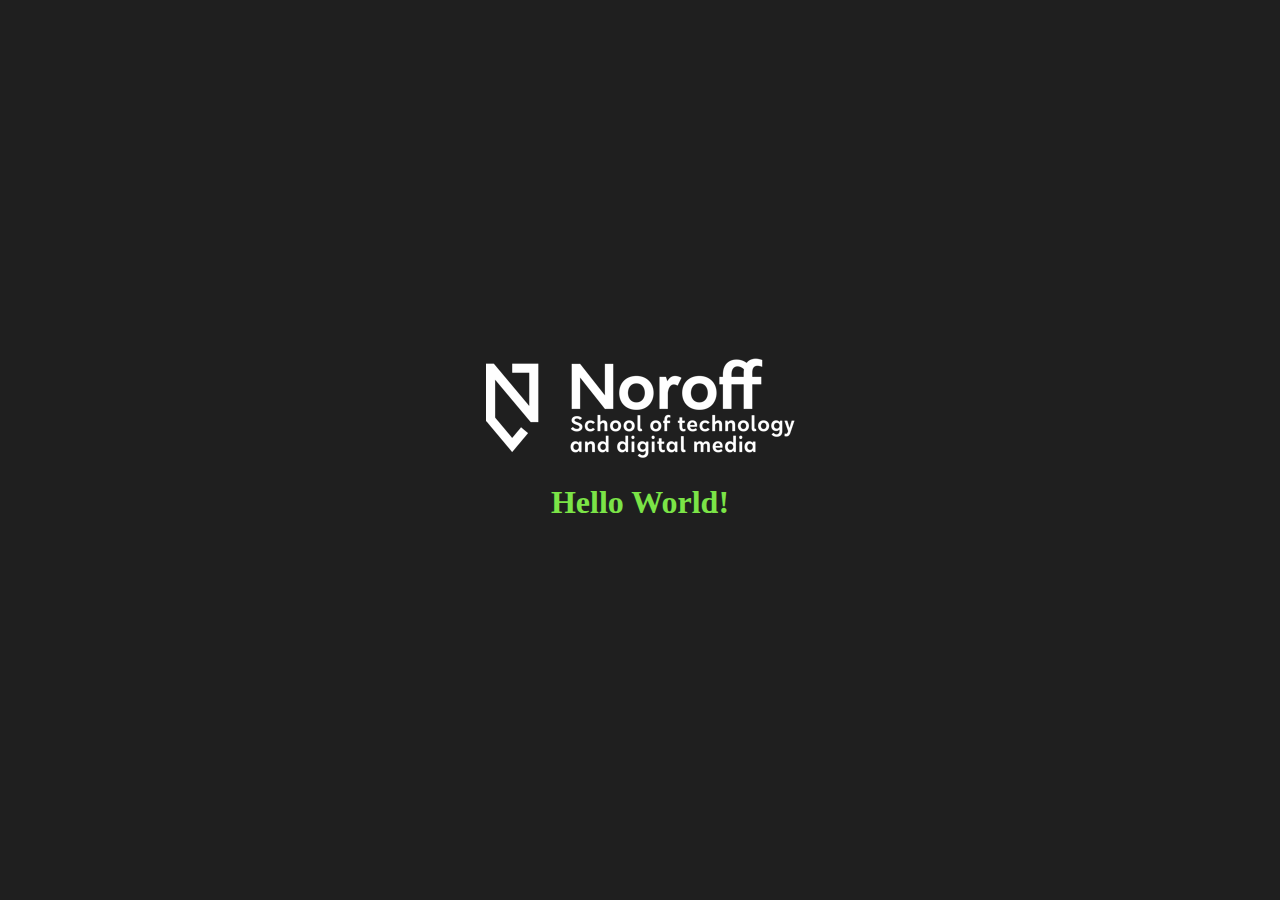
<file: index.html>
<!DOCTYPE html>
<html lang="en">

<head>
    <meta charset="UTF-8">
    <meta name="viewport" content="width=device-width, initial-scale=1.0">
    <title>Example Title, replace me!</title>
    <link rel="stylesheet" href="./css/styles.css">
</head>

<body class="centered">
    <div>
        <img src="/assets/images/noroff-logo.png" alt="Noroff Logo">
        <h1>Hello World!</h1>
    </div>
</body>

</html>
</file>
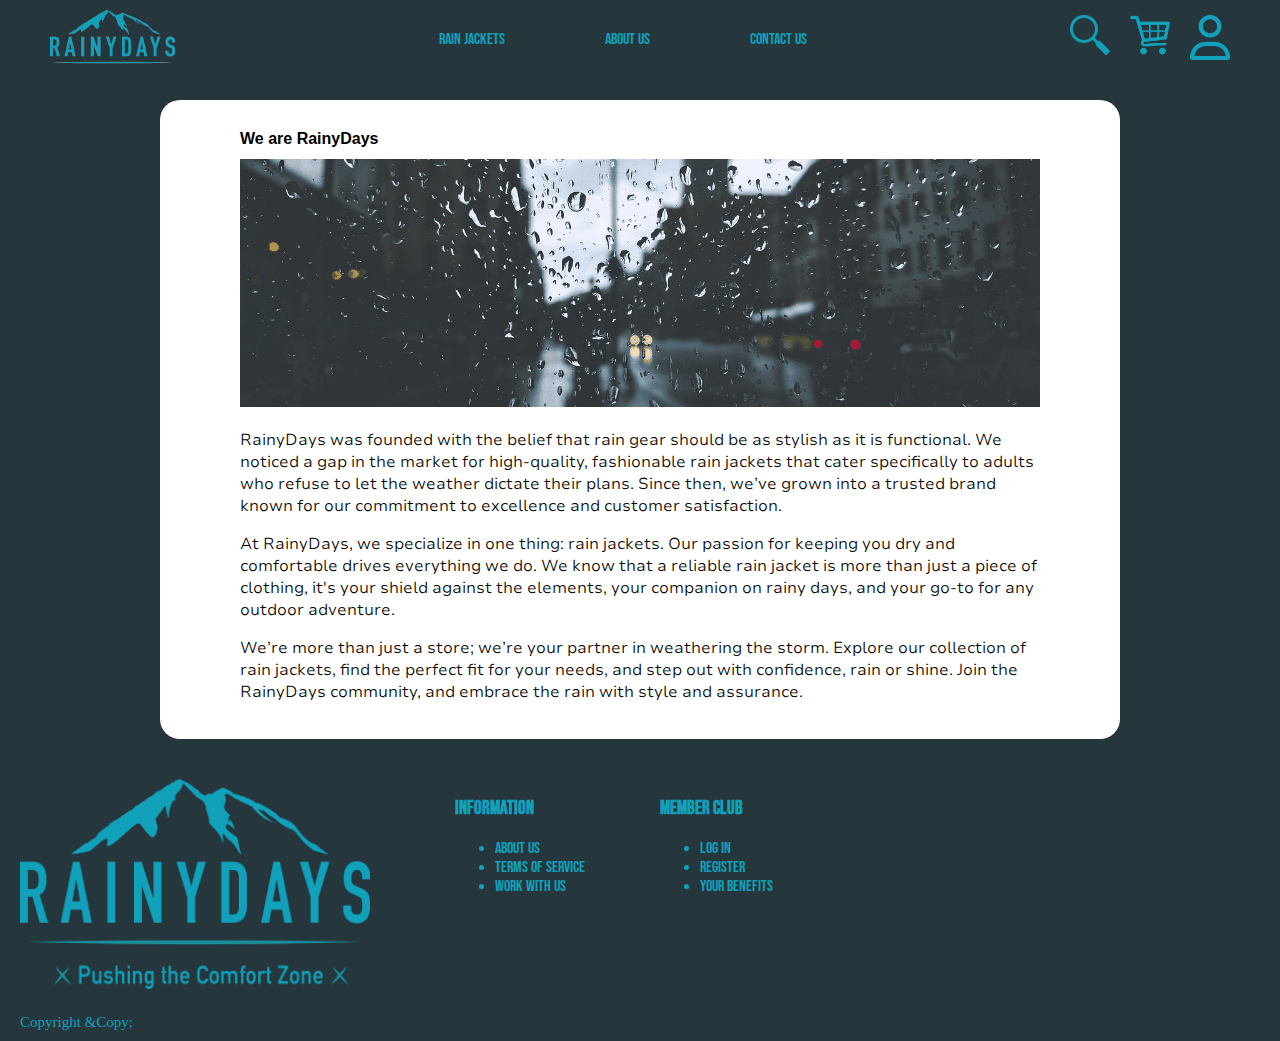
<file: aboutus.html>
<!DOCTYPE html>
<html lang="en">

    <head>
        <meta charset="UTF-8">
        <link rel="icon" href="./assets/images/rainydays2.png" type="icon">
        <meta name="viewport" content="width=device-width, initial-scale=1.0">
        <meta name="description" content="This is an about us page for the RainyDays team">
        <meta name="keywords" content="rainydays, rainjackets, pushing the comfort zone, shop, HTML & CSS">
        <meta name="author" content="Henrik Leutscher">
        <title>About Us | Rainydays</title>
        <link rel="stylesheet" href="./css/aboutus.css">
        <link rel="stylesheet" href="./css/mediaqueries.css">
    </head>

    <body>
        <header>
            <a href="index.html">
                <img src="./assets/images/rainydays1.png" alt="RainyDays Logo Without Slogan" class="logo1">
            </a>
            <nav>
                <ul class="navbar">
                    <li><a href="products.html">Rain Jackets</a></li>
                    <li><a href="aboutus.html">About Us</a></li>
                    <li><a href="contactus.html">Contact Us</a></li>
                </ul>
            </nav>
            <div class="icons">
                <a href="#"><img src="./assets/icons/spyglass.png" alt="Search" class="icon"></a>
                <a href="checkout.html"><img src="./assets/icons/shopping.png" alt="Shopping Cart" class="icon"></a>
                <a href="login.html"><img src="./assets/icons/user.png" alt="Login Page" class="icon"></a>
            </div>
        </header>
        <main>
            <div class="mainpart">
                <div class="mainpartcontent">
                    <h1>We are RainyDays</h1>
                    <img src="./assets/images/rain.png" alt="Image of Rain on Lense">
                    <p>
                        RainyDays was founded with the belief that rain gear should be as stylish as it is functional. We noticed a gap in the market for high-quality, fashionable rain jackets that cater specifically to adults who refuse to let the weather dictate their plans. Since then, we’ve grown into a trusted brand known for our commitment to excellence and customer satisfaction.
                    </p>
                    <p>
                        At RainyDays, we specialize in one thing: rain jackets. Our passion for keeping you dry and comfortable drives everything we do. We know that a reliable rain jacket is more than just a piece of clothing, it's your shield against the elements, your companion on rainy days, and your go-to for any outdoor adventure.
                    </p>
                    <p>
                        We’re more than just a store; we’re your partner in weathering the storm. Explore our collection of rain jackets, find the perfect fit for your needs, and step out with confidence, rain or shine. Join the RainyDays community, and embrace the rain with style and assurance.
                    </p>
                </div>
            </div>
            <div class="ending">
                <img src="./assets/images/rainydays2.png" alt="Rainydays Logo With Slogan" class="logo3">
                <div class="info-section">
                    <h3>Information</h3>
                    <ul>
                        <li><a href="aboutus.html">About Us</a></li>
                        <li><a>Terms of service</a></li>
                        <li><a href="contactus.html">Work with us</a></li>
                    </ul>
                </div>
                
                <div>
                    <h3>Member Club</h3>
                    <ul>
                        <li><a href="login.html">Log In</a></li>
                        <li><a href="login.html">Register</a></li>
                        <li><a>Your Benefits</a></li>
                    </ul>
                </div>
            </div>
        </main>
        <footer>Copyright &Copy;</footer>
    </body> 
</html>
</file>
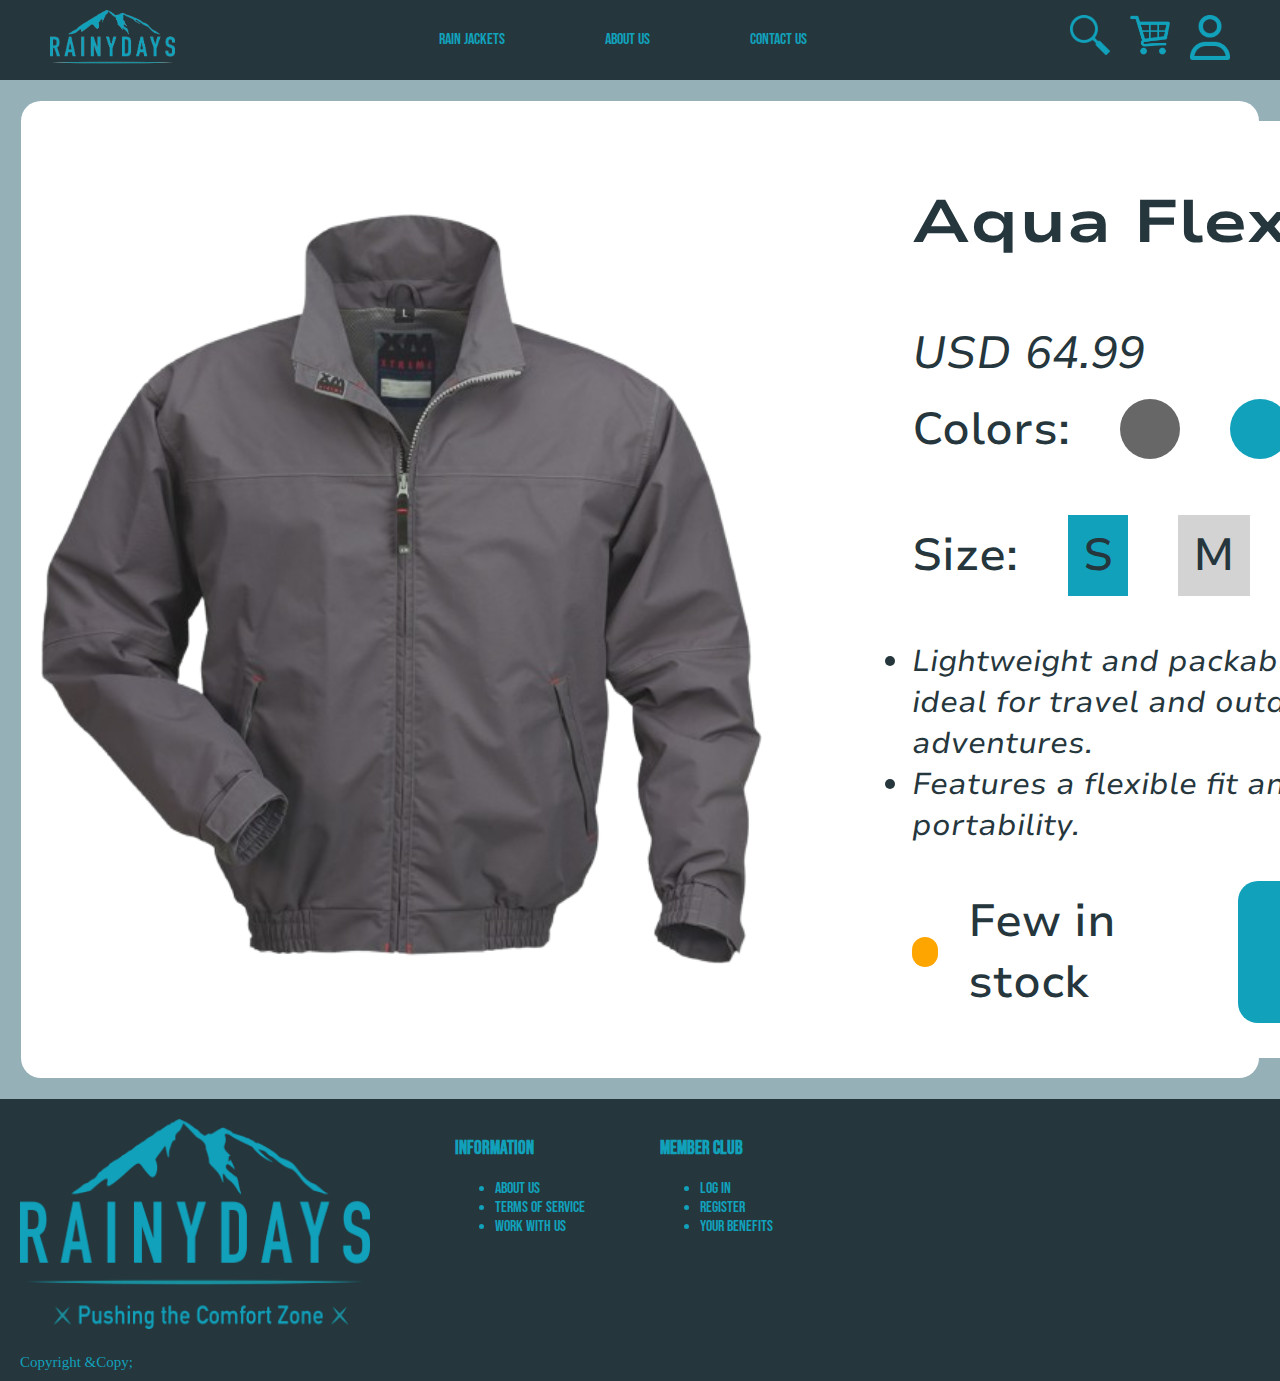
<file: aquaflexlite.html>
<!DOCTYPE html>
<html lang="en">

    <head>
        <meta charset="UTF-8">
        <meta name="viewport" content="width=device-width, initial-scale=1.0">
        <meta name="description" content="Pushing The Comfort Zone!" content="This is the home page of RainyDays">
        <meta name="keywords" content="rainydays, rainjackets, pushing the comfort zone, shop, HTML & CSS">
        <meta name="author" content="Henrik Leutscher">
        <title>Rainydays</title>
        <link rel="stylesheet" href="/css/aquaflexlite/styles.css">
        <link rel="stylesheet" href="/css/mediaqueries.css">
    </head>

    <body>
        <header>
            <a href="index.html">
                <img src="/assets/images/rainydays1.png" alt="RainyDays Logo Without Slogan" class="logo1">
            </a>
            <nav>
                <ul class="navbar">
                    <li><a href="products.html">Rain Jackets</a></li>
                    <li><a href="aboutus.html">About Us</a></li>
                    <li><a href="contactus.html">Contact Us</a></li>
                </ul>
            </nav>
            <div class="icons">
                <a href="#"><img src="/assets/icons/spyglass.png" alt="Search" class="icon"></a>
                <a href="checkout.html"><img src="/assets/icons/shopping.png" alt="Shopping Cart" class="icon"></a>
                <a href="login.html"><img src="/assets/icons/user.png" alt="Login Page" class="icon"></a>
            </div>
        </header>
        <main>
            <div class="mainpart">
                <div class="product">
                    <img src="/assets/images/jacket3.png" alt="Image of a black and grey rain jacket"> 
                    <div class="productcontent">
                        <div>
                            <p class="productname">Aqua Flex Lite</p>
                            <p class="productprice">USD 64.99</p>
                        </div>
                        <div class="colors-product">
                            <p>Colors:</p>
                            <span class="dotproduct1"></span>
                            <span class="dotproduct2"></span>
                            <span class="dotproduct3"></span>
                            <span class="dotproduct4"></span>
                        </div>
                        <div class="sizes">
                            <p>Size:</p>
                            <span>S</span>
                            <p class="sizeoutofstock">M</p>
                            <span>L</span>
                            <p class="sizeoutofstock">XL</p>
                        </div>
                        <div class="productdescription">
                            <li>Lightweight and packable rain jacket, ideal for travel and outdoor adventures.</li>
                            <li>Features a flexible fit and easy portability.</li>
                        </div>
                        <div class="instockdotdiv">
                            <span class="dotinstock"></span>
                            <p class="instock">Few in stock</p>
                            <button class="addtocart"><a href="checkout.html">Add to cart</a></button>
                        </div>
                    </div>
                </div>
            </div>

            <div class="ending">
                <img src="assets/images/Rainydays2.png" alt="Rainydays Logo With Slogan" class="logo3">
                <div class="info-section">
                    <h3>Information</h3>
                    <ul>
                        <li><a href="aboutus.html">About Us</a></li>
                        <li><a>Terms of service</a></li>
                        <li><a href="contactus.html">Work with us</a></li>
                    </ul>
                </div>
                
                <div>
                    <h3>Member Club</h3>
                    <ul>
                        <li><a href="login.html">Log In</a></li>
                        <li><a href="login.html">Register</a></li>
                        <li><a>Your Benefits</a></li>
                    </ul>
                </div>
            </div>
        </main>
        <footer>Copyright &Copy;</footer>
    </body> 
</html>
</file>
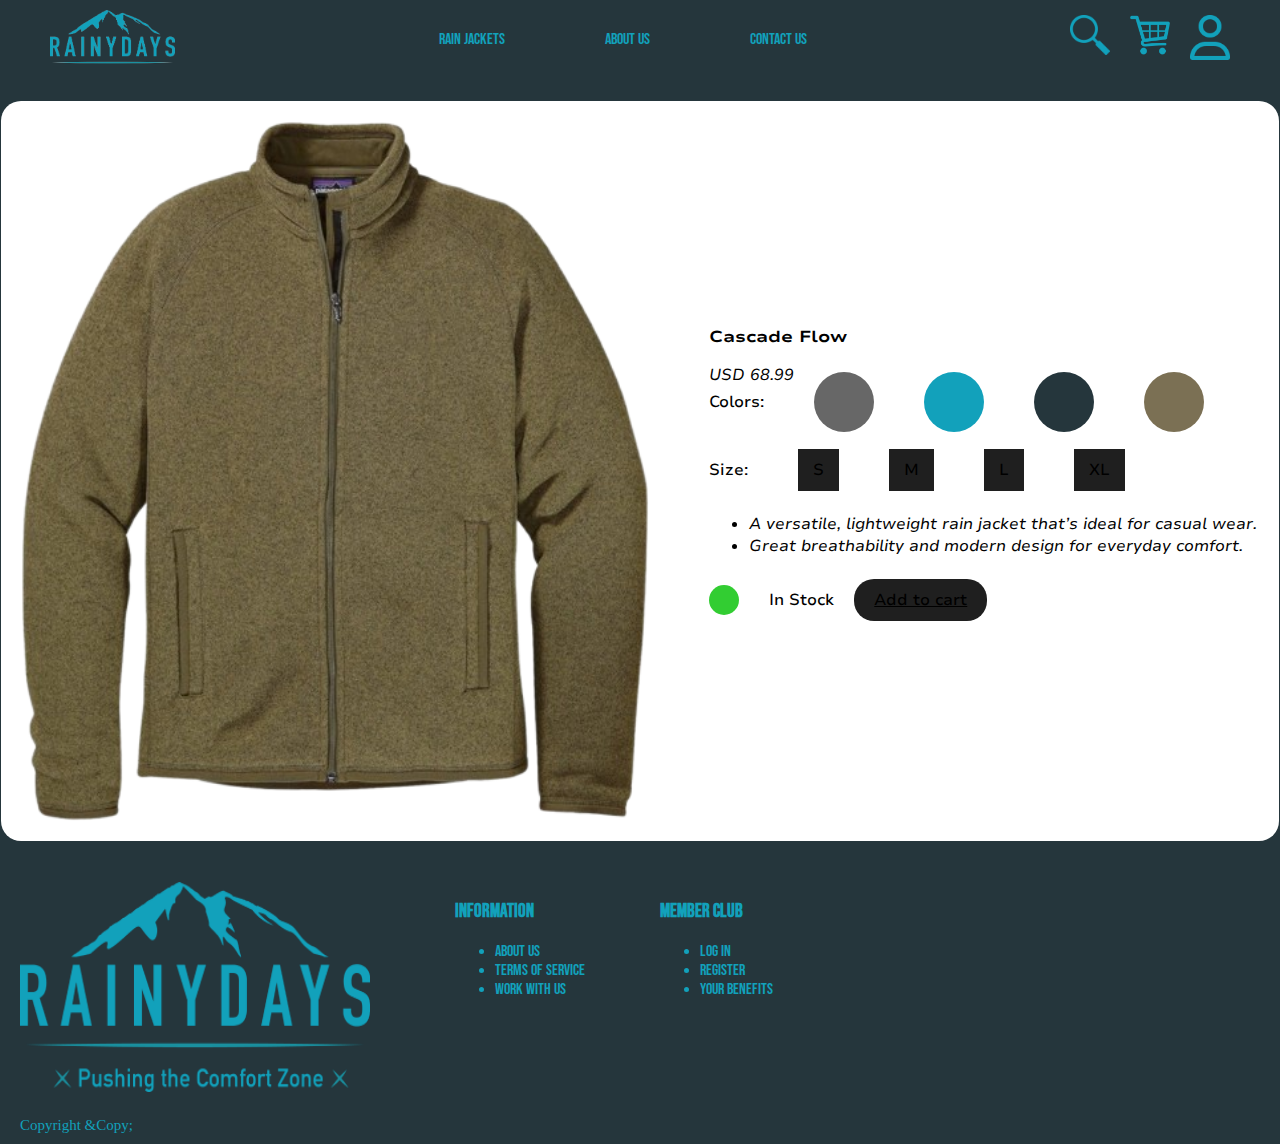
<file: cascadeflow.html>
<!DOCTYPE html>
<html lang="en">

    <head>
        <meta charset="UTF-8">
        <meta name="viewport" content="width=device-width, initial-scale=1.0">
        <meta name="description" content="This is the home page of RainyDays">
        <meta name="keywords" content="rainydays, rainjackets, pushing the comfort zone, shop, HTML & CSS">
        <meta name="author" content="Henrik Leutscher">
        <title>Cascade Flow | Rainydays</title>
        <link rel="stylesheet" href="./css/cascadeflow.css">
        <link rel="stylesheet" href="./css/mediaqueries.css">
    </head>

    <body>
        <header>
            <a href="index.html">
                <img src="assets/images/rainydays1.png" alt="RainyDays Logo Without Slogan" class="logo1">
            </a>
            <nav>
                <ul class="navbar">
                    <li><a href="products.html">Rain Jackets</a></li>
                    <li><a href="aboutus.html">About Us</a></li>
                    <li><a href="contactus.html">Contact Us</a></li>
                </ul>
            </nav>
            <div class="icons">
                <a href="#"><img src="./assets/icons/spyglass.png" alt="Search" class="icon"></a>
                <a href="checkout.html"><img src="./assets/icons/shopping.png" alt="Shopping Cart" class="icon"></a>
                <a href="login.html"><img src="./assets/icons/user.png" alt="Login Page" class="icon"></a>
            </div>
        </header>
        <main>
            <section class="mainpart">
                <div class="product">
                    <img src="./assets/images/jacket7.png" alt="Image of a black and grey rain jacket"> 
                    <div class="productcontent">
                        <div>
                            <h1 class="productname">Cascade Flow</h1>
                            <p class="productprice">USD 68.99</p>
                        </div>
                        <div class="colors-product">
                            <p>Colors:</p>
                            <span class="dotproduct1"></span>
                            <span class="dotproduct2"></span>
                            <span class="dotproduct3"></span>
                            <span class="dotproduct4"></span>
                        </div>
                        <div class="sizes">
                            <p>Size:</p>
                            <span>S</span>
                            <span>M</span>
                            <span>L</span>
                            <span>XL</span>
                        </div>
                        <ul class="productdescription">
                            <li>A versatile, lightweight rain jacket that’s ideal for casual wear.</li>
                            <li>Great breathability and modern design for everyday comfort.</li>
                        </ul>
                        <div class="instockdotdiv">
                            <span class="dotinstock"></span>
                            <p class="instock">In Stock</p>
                            <a href="checkout.html" class="addtocart">Add to cart</a>
                        </div>
                    </div>
                </div>
            </section>

            <section class="ending">
                <img src="assets/images/rainydays2.png" alt="Rainydays Logo With Slogan" class="logo3">
                <div class="info-section">
                    <h3>Information</h3>
                    <ul>
                        <li><a href="aboutus.html">About Us</a></li>
                        <li><a>Terms of service</a></li>
                        <li><a href="contactus.html">Work with us</a></li>
                    </ul>
                </div>
                
                <div>
                    <h3>Member Club</h3>
                    <ul>
                        <li><a href="login.html">Log In</a></li>
                        <li><a href="login.html">Register</a></li>
                        <li><a>Your Benefits</a></li>
                    </ul>
                </div>
            </section>
        </main>
        <footer>Copyright &Copy;</footer>
    </body> 
</html>
</file>
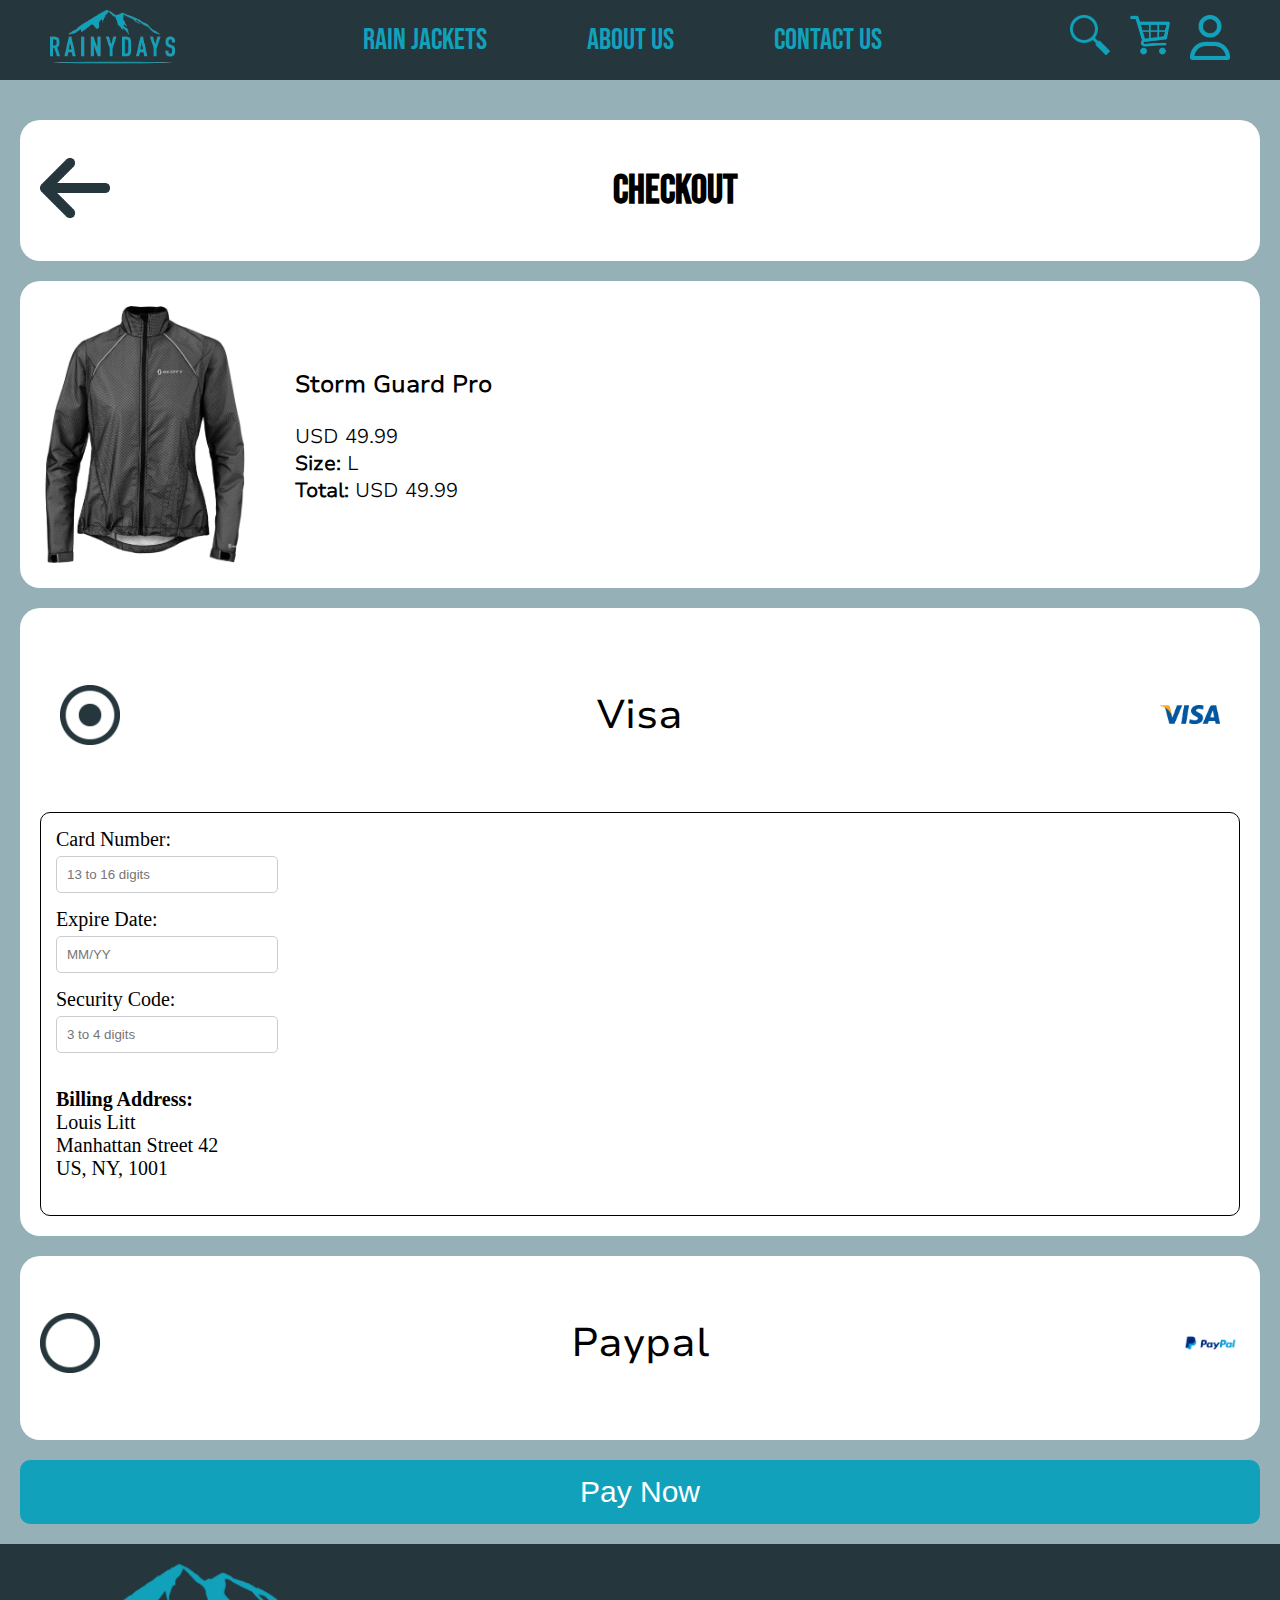
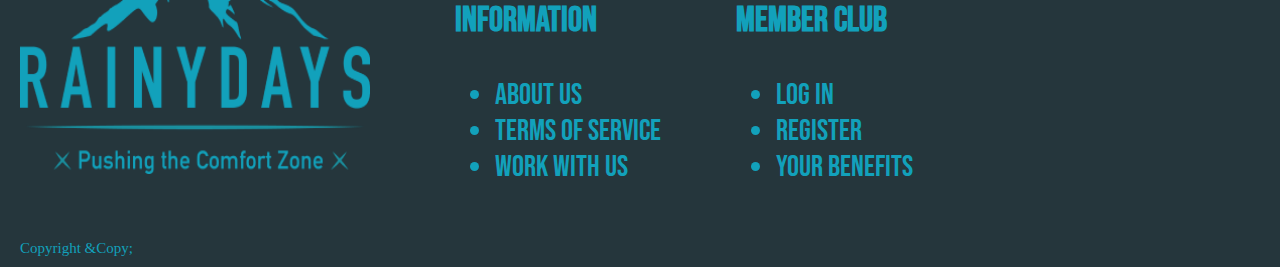
<file: checkout.html>
<!DOCTYPE html>
<html lang="en">

    <head>
        <meta charset="UTF-8">
        <link rel="icon" href="/assets/images/Rainydays2.png" type="icon">
        <meta name="viewport" content="width=device-width, initial-scale=1.0">
        <meta name="description" content="This is an about us page for the RainyDays team">
        <meta name="keywords" content="rainydays, rainjackets, pushing the comfort zone, shop, HTML & CSS">
        <meta name="author" content="Henrik Leutscher">
        <title>Checkout | Rainydays</title>
        <link rel="stylesheet" href="../css/checkout/styles.css">
        <link rel="stylesheet" href="/css/mediaqueries.css">
    </head>

    <body>
        <header>
            <a href="index.html">
                <img src="/assets/images/rainydays1.png" alt="RainyDays Logo Without Slogan" class="logo1">
            </a>
            <nav>
                <ul class="navbar">
                    <li><a href="products.html">Rain Jackets</a></li>
                    <li><a href="aboutus.html">About Us</a></li>
                    <li><a href="contactus.html">Contact Us</a></li>
                </ul>
            </nav>
            <div class="icons">
                <a href="#"><img src="/assets/icons/spyglass.png" alt="Search" class="icon"></a>
                <a href="checkout.html"><img src="/assets/icons/shopping.png" alt="Shopping Cart" class="icon"></a>
                <a href="login.html"><img src="/assets/icons/user.png" alt="Login Page" class="icon"></a>
            </div>
        </header>

        <main>
            <div class="mainpart">
                <div class="checkout">
                    <div class="CheckoutNav">
                        <a href="/products.html"><img src="/assets/icons/arrowleft.png" alt="Return Arrow"></a>
                        <h1>Checkout</h1>
                    </div>

                    <div class="CheckoutProduct">
                        <div class="CheckoutProductInfo">
                            <img src="/assets/images/jacket1.png" alt="Picture of a black Scott rain jacket">
                            <div>
                                <h3>Storm Guard Pro</h3>
                                <p>USD 49.99<br><strong>Size:</strong> L<br><strong>Total:</strong> USD 49.99</p>
                            </div>
                        </div>
                    </div>

                    <div class="PaymentSection">
                        <div class="PaymentSectionVisa">
                            <div class="VisaHeader">
                                <img src="/assets/icons/dot.png" alt="Marked Dot">
                                <p>Visa</p>
                                <img src="/assets/icons/visalogo.png" alt="Visa Logo">
                                </div>
                                <div class="PaymentForm">
                                    <label for="text">Card Number:</label>
                                    <input type="text" id="text" name="text" placeholder="13 to 16 digits" maxlength="16">
                                
                                    <label for="ExpireDate">Expire Date:</label>
                                    <input type="text" id="text" name="text" placeholder="MM/YY" maxlength="5">
                                
                                    <label for="text">Security Code:</label>
                                    <input type="text" id="security-code" name="text" placeholder="3 to 4 digits" maxlength="4">
                                    <div class="Adress">
                                        <p><strong>Billing Address:</strong><br>Louis Litt<br>Manhattan Street 42<br>US, NY, 1001<br>
                                    </div>
                                </div>
                            </div>
                        </div>

                        <div class="PaymentSectionPaypal">
                            <div class="PaypalHeader">
                                <img src="/assets/icons/dot2.png" alt="Marked Dot">
                                <p>Paypal</p>
                                <img src="/assets/icons/paypallogo.png" alt="Paypal Logo">
                                </div>
                            </div>
                        </div>
                        <a href="/confirmation.html"><button class="PayNow">Pay Now</button></a>
                    </div>
                </div>
            </div>

            <div class="ending">
                <img src="assets/images/Rainydays2.png" alt="Rainydays Logo With Slogan" class="logo3">
                <div class="info-section">
                    <h3>Information</h3>
                    <ul>
                        <li><a href="aboutus.html">About Us</a></li>
                        <li><a>Terms of service</a></li>
                        <li><a href="contactus.html">Work with us</a></li>
                    </ul>
                </div>
                
                <div>
                    <h3>Member Club</h3>
                    <ul>
                        <li><a href="login.html">Log In</a></li>
                        <li><a href="login.html">Register</a></li>
                        <li><a>Your Benefits</a></li>
                    </ul>
                </div>
            </div>
        </main>
        <footer>Copyright &Copy;</footer>
    </body> 
</html>
</file>
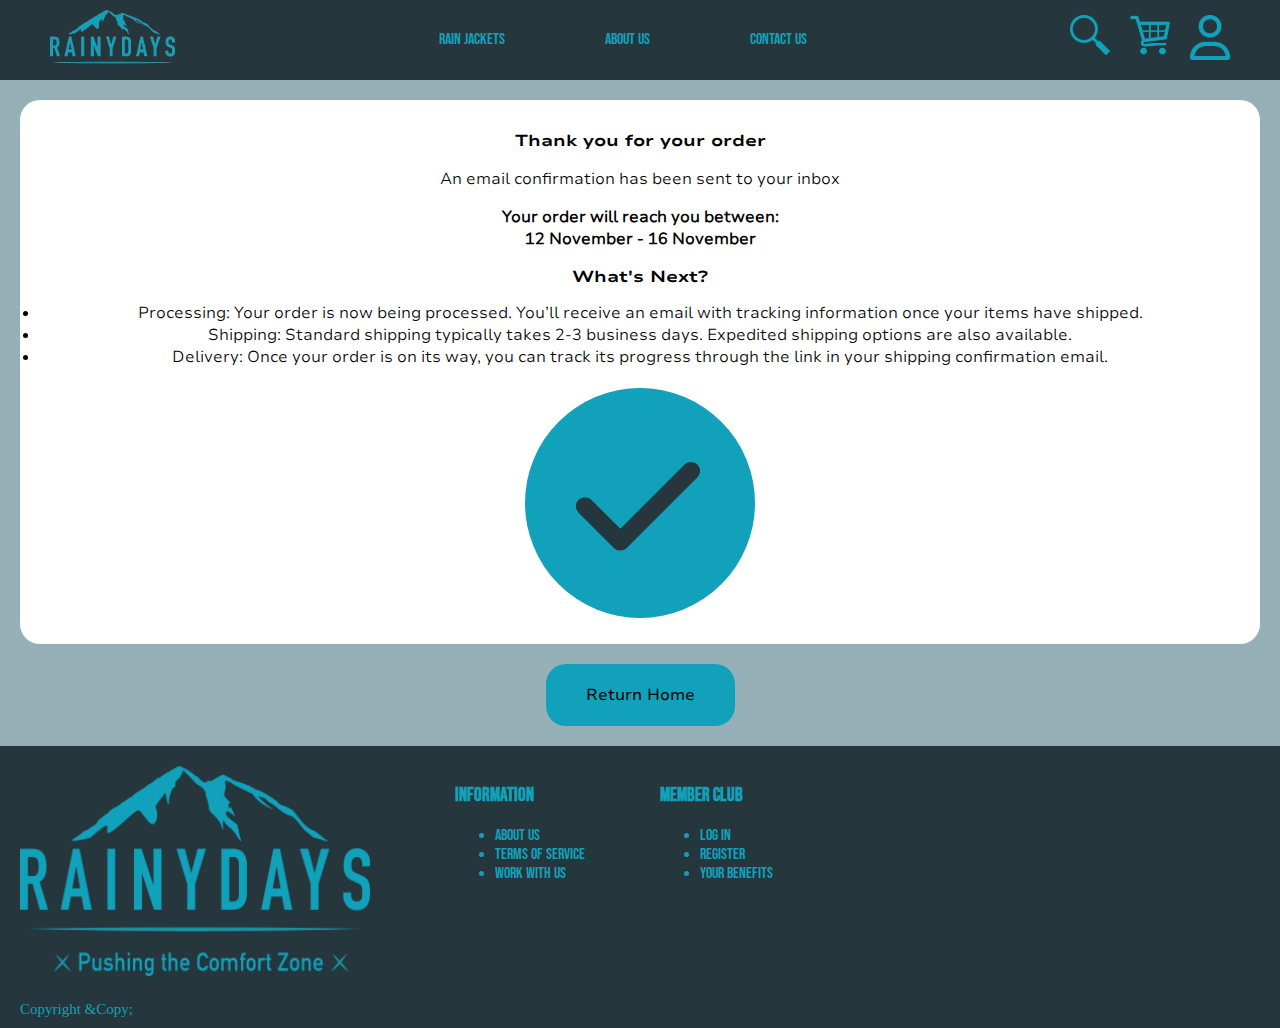
<file: confirmation.html>
<!DOCTYPE html>
<html lang="en">

    <head>
        <meta charset="UTF-8">
        <link rel="icon" href="./images/rainydays2.png" type="icon">
        <meta name="viewport" content="width=device-width, initial-scale=1.0">
        <meta name="description" content="This is an about us page for the RainyDays team">
        <meta name="keywords" content="rainydays, rainjackets, pushing the comfort zone, shop, HTML & CSS">
        <meta name="author" content="Henrik Leutscher">
        <title>Order Confirmation | Rainydays</title>
        <link rel="stylesheet" href="./css/confirmation.css">
        <link rel="stylesheet" href="./css/mediaqueries.css">
    </head>

    <body>
        <header>
            <a href="index.html">
                <img src="./assets/images/rainydays1.png" alt="RainyDays Logo Without Slogan" class="logo1">
            </a>
            <nav>
                <ul class="navbar">
                    <li><a href="products.html">Rain Jackets</a></li>
                    <li><a href="aboutus.html">About Us</a></li>
                    <li><a href="contactus.html">Contact Us</a></li>
                </ul>
            </nav>
            <div class="icons">
                <a href="#"><img src="./assets/icons/spyglass.png" alt="Search" class="icon"></a>
                <a href="checkout.html"><img src="./assets/icons/shopping.png" alt="Shopping Cart" class="icon"></a>
                <a href="login.html"><img src="./assets/icons/user.png" alt="Login Page" class="icon"></a>
            </div>
        </header>
        <main>
            <div class="mainpart">
                <div class="ConfirmationContent">
                    <h1>Thank you for your order</h1>
                    <p>An email confirmation has been sent to your inbox</p>
                    <p><strong>Your order will reach you between:<br>12 November - 16 November</strong></p>
                    <h2>What's Next?</h2>
                    <li>Processing: Your order is now being processed. You’ll receive an email with tracking information once your items have shipped.</li>
                    <li>Shipping: Standard shipping typically takes 2-3 business days. Expedited shipping options are also available.</li>
                    <li>Delivery: Once your order is on its way, you can track its progress through the link in your shipping confirmation email.</li>
                    <img src="./assets/icons/confirmed.png" alt="Confirmation Hook">
                </div>
                <div class="ConfirmationButton">
                    <a href="index.html"><button>Return Home</button></a>
                </div>
            </div>
            <div class="ending">
                <img src="./assets/images/rainydays2.png" alt="Rainydays Logo With Slogan" class="logo3">
                <div class="info-section">
                    <h3>Information</h3>
                    <ul>
                        <li><a href="aboutus.html">About Us</a></li>
                        <li><a>Terms of service</a></li>
                        <li><a href="contactus.html">Work with us</a></li>
                    </ul>
                </div>
                
                <div>
                    <h3>Member Club</h3>
                    <ul>
                        <li><a href="login.html">Log In</a></li>
                        <li><a href="login.html">Register</a></li>
                        <li><a>Your Benefits</a></li>
                    </ul>
                </div>
            </div>
        </main>
        <footer>Copyright &Copy;</footer>
    </body> 
</html>
</file>
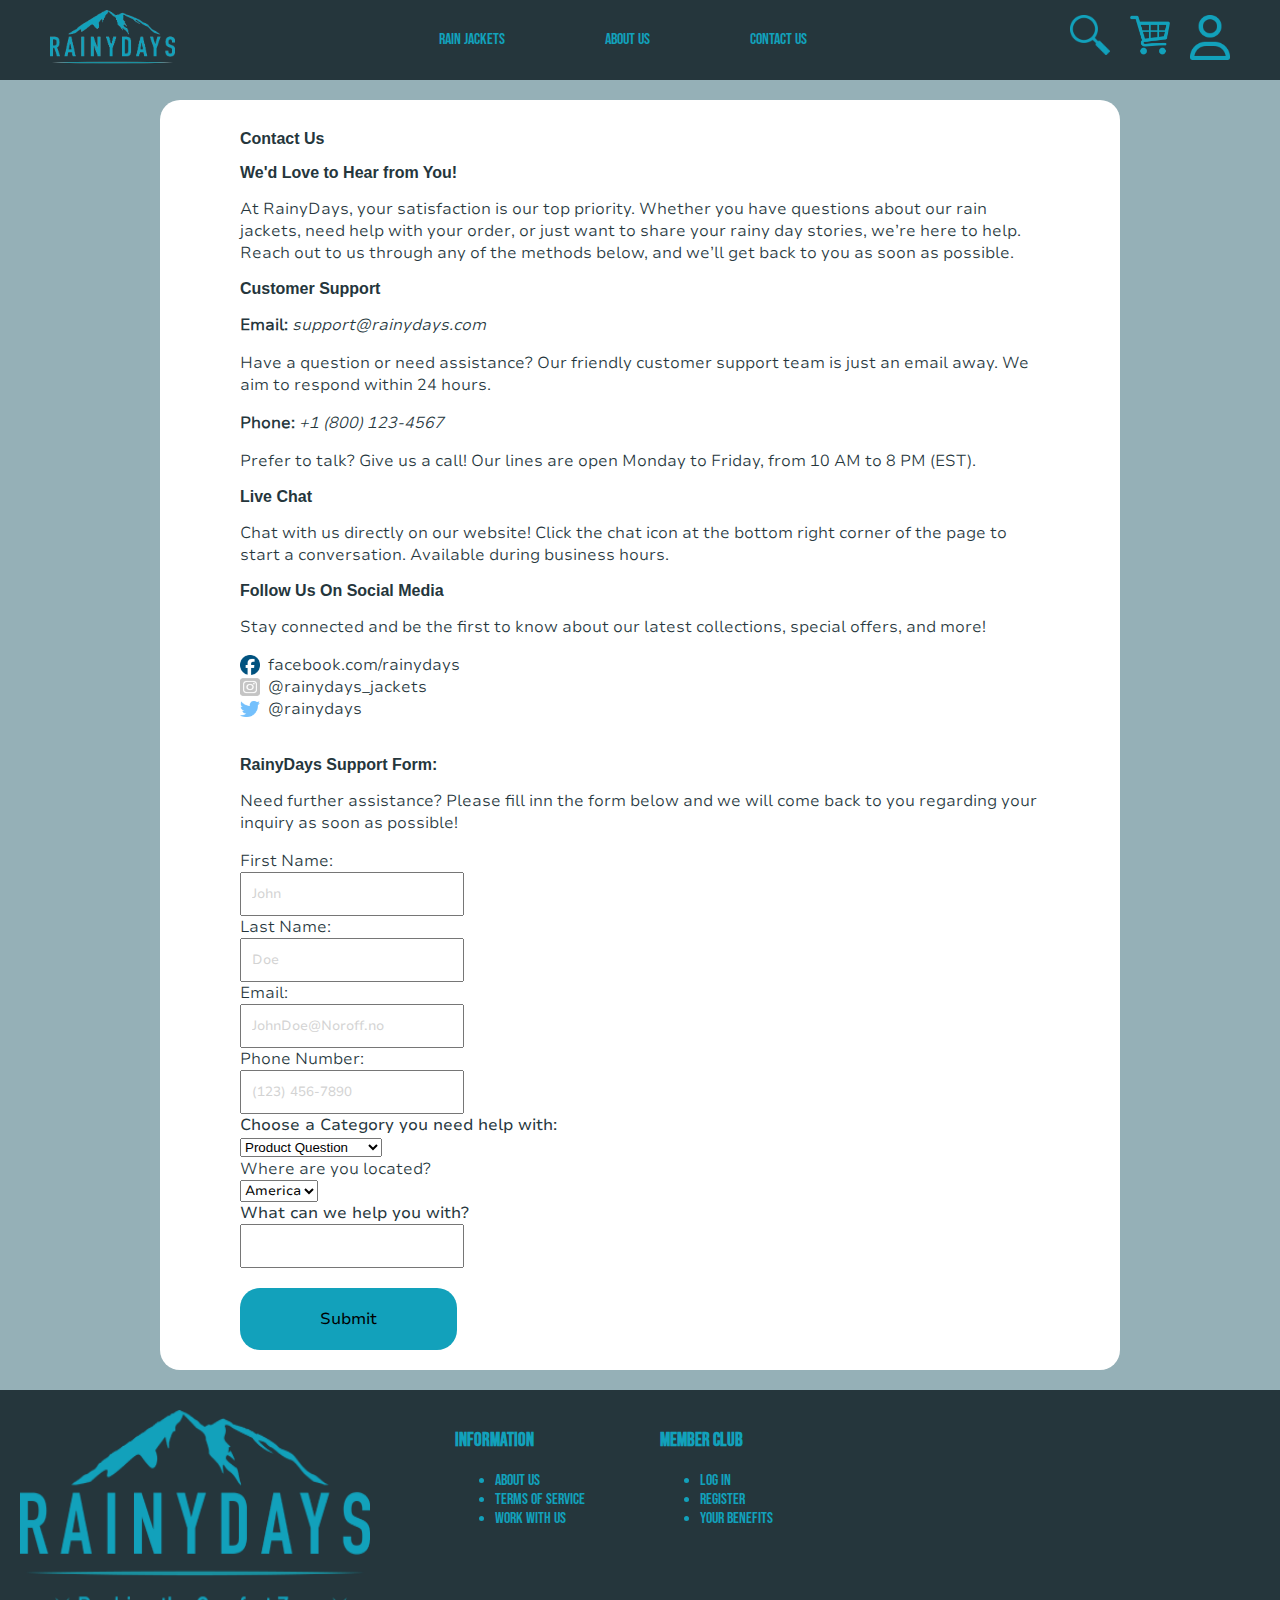
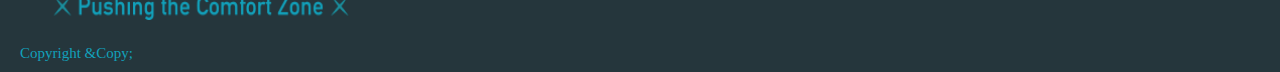
<file: contactus.html>
<!DOCTYPE html>
<html lang="en">

    <head>
        <meta charset="UTF-8">
        <meta name="viewport" content="width=device-width, initial-scale=1.0">
        <meta name="description" content="This is the Contact Us Page of RainyDays">
        <meta name="keywords" content="rainydays, rainjackets, pushing the comfort zone, shop, HTML & CSS">
        <meta name="author" content="Henrik Leutscher">
        <title>Contact Us | Rainydays</title>
        <link rel="stylesheet" href="./css/contactus.css">
        <link rel="stylesheet" href="./css/mediaqueries.css">
    </head>

    <body>
        <header>
            <a href="index.html">
                <img src="assets/images/rainydays1.png" alt="RainyDays Logo Without Slogan" class="logo1">
            </a>
            <nav>
                <ul class="navbar">
                    <li><a href="products.html">Rain Jackets</a></li>
                    <li><a href="aboutus.html">About Us</a></li>
                    <li><a href="contactus.html">Contact Us</a></li>
                </ul>
            </nav>
            <div class="icons">
                <a href="#"><img src="./assets/icons/spyglass.png" alt="Search" class="icon"></a>
                <a href="checkout.html"><img src="./assets/icons/shopping.png" alt="Shopping Cart" class="icon"></a>
                <a href="login.html"><img src="./assets/icons/user.png" alt="Login Page" class="icon"></a>
            </div>
        </header>
        <main>
            <section class="mainpart">
                <div class="contactus">
                    <h1>Contact Us</h1>
                    <h3>We'd Love to Hear from You!</h3>
                    <p>At RainyDays, your satisfaction is our top priority. Whether you have questions about our rain jackets, need help with your order, or just want to share your rainy day stories, we’re here to help. Reach out to us through any of the methods below, and we’ll get back to you as soon as possible.</p>

                    <h3>Customer Support</h3>
                    <p><strong>Email:</strong> <em>support@rainydays.com</em></p>
                    <p>Have a question or need assistance? Our friendly customer support team is just an email away. We aim to respond within 24 hours.</p>
                    
                    <p><strong>Phone:</strong> <em>+1 (800) 123-4567</em></p>
                    <p>Prefer to talk? Give us a call! Our lines are open Monday to Friday, from 10 AM to 8 PM (EST).</p>

                    <h3>Live Chat</h3>
                    <p>Chat with us directly on our website! Click the chat icon at the bottom right corner of the page to start a conversation. Available during business hours.</p>

                    <h3>Follow Us On Social Media</h3>
                    <p>Stay connected and be the first to know about our latest collections, special offers, and more!</p>

                    <div class="SocialMediaIcons">
                        <div class="SocialItem">
                            <img src="./assets/icons/facebook.png" alt="Facebook Logo" class="SocialIcon">
                            <span>facebook.com/rainydays</span>
                        </div>
                        <div class="SocialItem">
                            <img src="./assets/icons/instagram.png" alt="Instagram Logo" class="SocialIcon">
                            <span>@rainydays_jackets</span>
                        </div>
                        <div class="SocialItem">
                            <img src="./assets/icons/twitter.png" alt="Twitter Logo" class="SocialIcon">
                            <span>@rainydays</span>
                        </div>
                    </div>

                    <div class="ContactUsForm">
                        <h3>RainyDays Support Form:</h3>
                        <p>Need further assistance? Please fill inn the form below and we will come back to you regarding your inquiry as soon as possible!</p>
                        <form class="styled-form">
                            <label for="text">First Name:</label>
                            <input type="text" id="FirstName" name="FirstName" class="form_input" placeholder="John">
    
                            <label for="text">Last Name:</label>
                            <input type="text" id="LastName" name="LastName" class="form_input" placeholder="Doe">
                        </form>
    
                        <form class="styled-form">
                            <label for="email">Email:</label>
                            <input type="email" id="email" name="email" class="form_input" placeholder="JohnDoe@Noroff.no">

                            <label for="number">Phone Number:</label>
                            <input type="number" id="number" name="number" class="form_input" placeholder="(123) 456-7890">
                        </form>
                        
                        <form>
                            <label for="category" class="form_input">Choose a Category you need help with:</label>
                            <select name="categories" id="categories" >
                                <option value="Product Questions" >Product Question</option>
                                <option value="shipping">Shipping</option>
                                <option value="Product Questions">Refunds & Warranty</option>
                                <option value="Product Questions">Other Inquiries</option>
                            </select>
                        </form>
    
                        <form>
                            <label for="category">Where are you located?</label>
                            <select name="categories" id="categories" class="form_input">
                                <option value="america">America</option>
                                <option value="africa">Africa</option>
                                <option value="asia">Asia</option>
                                <option value="europe">Europe</option>
                                <option value="oceania">Oceania</option>
                            </select>
                        </form>
    
                        <form>
                            <label for="text" class="form_input">What can we help you with?</label>
                            <input type="text" id="text" name="text">
                        </form>
    
                        <form>
                            <button>Submit</button>
                        </form>
                    </div>
                </div>
            </section>
            <section class="ending">
                <img src="assets/images/rainydays2.png" alt="Rainydays Logo With Slogan" class="logo3">
                <div class="info-section">
                    <h3>Information</h3>
                    <ul>
                        <li><a href="aboutus.html">About Us</a></li>
                        <li><a>Terms of service</a></li>
                        <li><a href="contactus.html">Work with us</a></li>
                    </ul>
                </div>
                
                <div>
                    <h3>Member Club</h3>
                    <ul>
                        <li><a href="login.html">Log In</a></li>
                        <li><a href="login.html">Register</a></li>
                        <li><a>Your Benefits</a></li>
                    </ul>
                </div>
            </section>
        </main>
        <footer>Copyright &Copy;</footer>
    </body> 
</html>
</file>
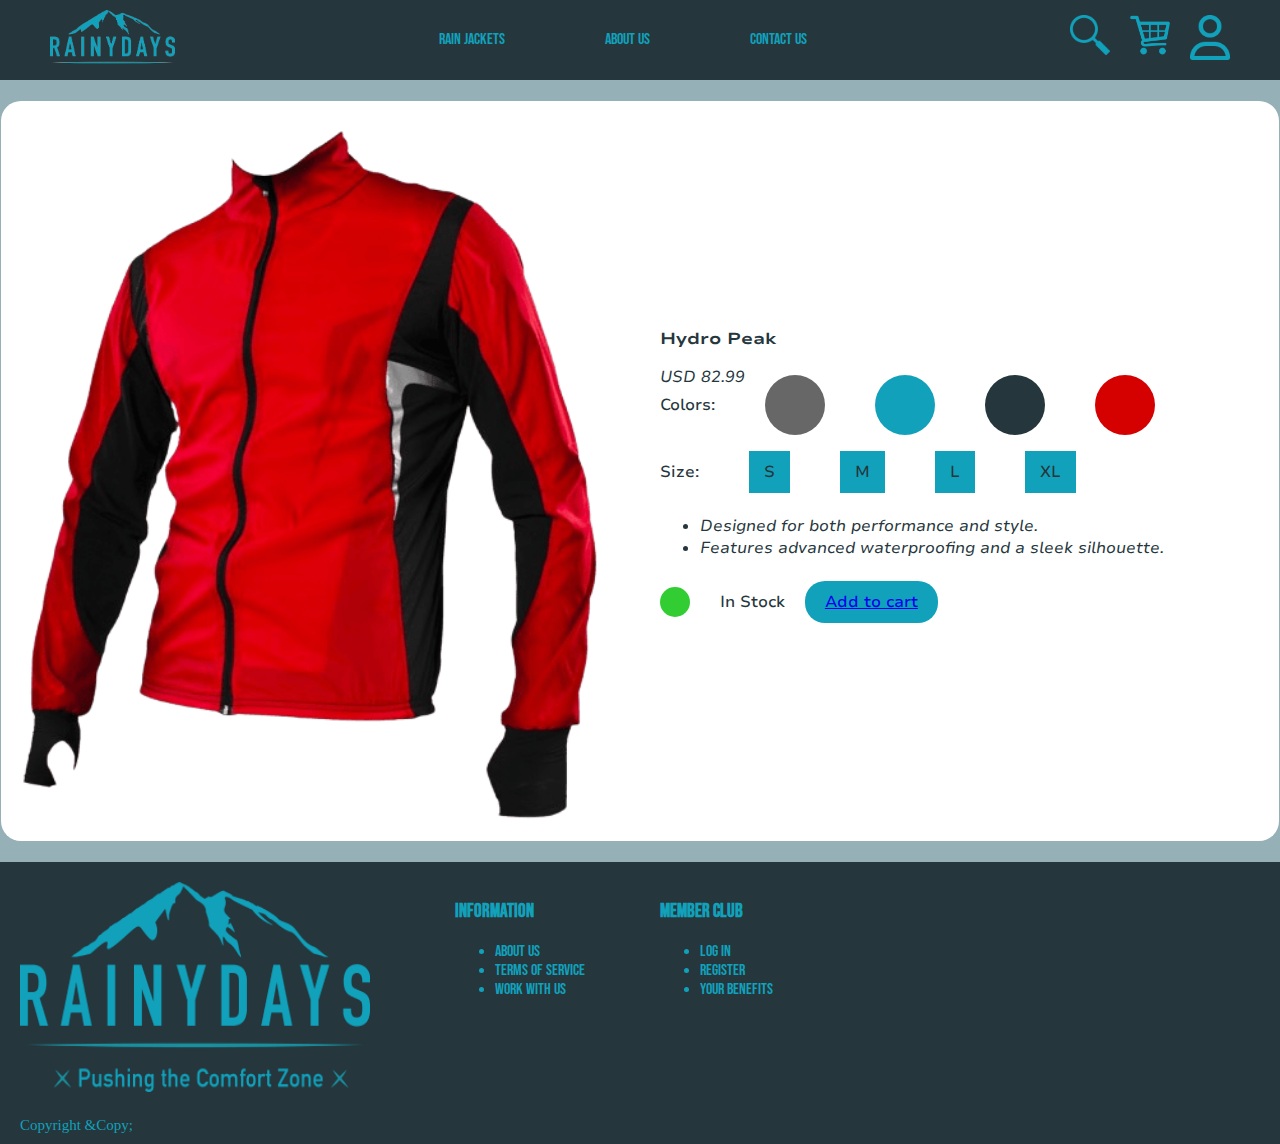
<file: hydropeak.html>
<!DOCTYPE html>
<html lang="en">

    <head>
        <meta charset="UTF-8">
        <meta name="viewport" content="width=device-width, initial-scale=1.0">
        <meta name="description" content="This is the home page of RainyDays">
        <meta name="keywords" content="rainydays, rainjackets, pushing the comfort zone, shop, HTML & CSS">
        <meta name="author" content="Henrik Leutscher">
        <title>Hydro Peak | Rainydays</title>
        <link rel="stylesheet" href="./css/hydropeak.css">
        <link rel="stylesheet" href="./css/mediaqueries.css">
    </head>

    <body>
        <header>
            <a href="index.html">
                <img src="assets/images/rainydays1.png" alt="RainyDays Logo Without Slogan" class="logo1">
            </a>
            <nav>
                <ul class="navbar">
                    <li><a href="products.html">Rain Jackets</a></li>
                    <li><a href="aboutus.html">About Us</a></li>
                    <li><a href="contactus.html">Contact Us</a></li>
                </ul>
            </nav>
            <div class="icons">
                <a href="#"><img src="./assets/icons/spyglass.png" alt="Search" class="icon"></a>
                <a href="checkout.html"><img src="./assets/icons/shopping.png" alt="Shopping Cart" class="icon"></a>
                <a href="login.html"><img src="./assets/icons/user.png" alt="Login Page" class="icon"></a>
            </div>
        </header>
        <main>
            <section class="mainpart">
                <div class="product">
                    <img src="./assets/images/jacket6.png" alt="Image of a black and grey rain jacket"> 
                    <div class="productcontent">
                        <div>
                            <p class="productname">Hydro Peak</p>
                            <p class="productprice">USD 82.99</p>
                        </div>
                        <div class="colors-product">
                            <p>Colors:</p>
                            <span class="dotproduct1"></span>
                            <span class="dotproduct2"></span>
                            <span class="dotproduct3"></span>
                            <span class="dotproduct4"></span>
                        </div>
                        <div class="sizes">
                            <p>Size:</p>
                            <span>S</span>
                            <span>M</span>
                            <span>L</span>
                            <span>XL</span>
                        </div>
                        <ul class="productdescription">
                            <li>Designed for both performance and style.</li>
                            <li>Features advanced waterproofing and a sleek silhouette.</li>
                        </ul>
                        <div class="instockdotdiv">
                            <span class="dotinstock"></span>
                            <p class="instock">In Stock</p>
                            <button class="addtocart"><a href="checkout.html">Add to cart</a></button>
                        </div>
                    </div>
                </div>
            </section>

            <section class="ending">
                <img src="assets/images/rainydays2.png" alt="Rainydays Logo With Slogan" class="logo3">
                <div class="info-section">
                    <h3>Information</h3>
                    <ul>
                        <li><a href="aboutus.html">About Us</a></li>
                        <li><a>Terms of service</a></li>
                        <li><a href="contactus.html">Work with us</a></li>
                    </ul>
                </div>
                
                <div>
                    <h3>Member Club</h3>
                    <ul>
                        <li><a href="login.html">Log In</a></li>
                        <li><a href="login.html">Register</a></li>
                        <li><a>Your Benefits</a></li>
                    </ul>
                </div>
            </section>
        </main>
        <footer>Copyright &Copy;</footer>
    </body> 
</html>
</file>
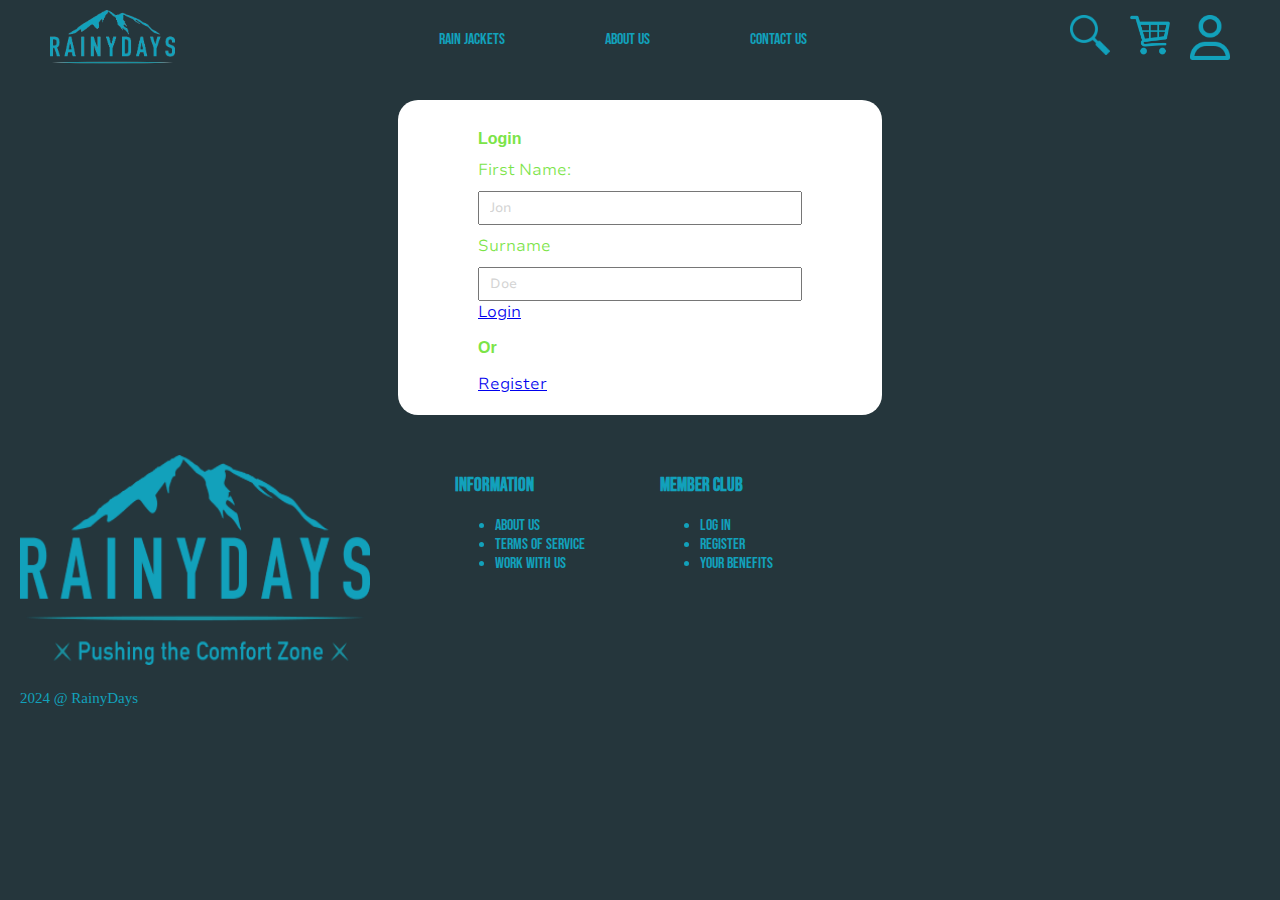
<file: login.html>
<!DOCTYPE html>
<html lang="en">

    <head>
        <meta charset="UTF-8">
        <meta name="viewport" content="width=device-width, initial-scale=1.0">
        <meta name="description" content="This is the Contact Us Page of RainyDays">
        <meta name="keywords" content="rainydays, rainjackets, pushing the comfort zone, shop, HTML & CSS">
        <meta name="author" content="Henrik Leutscher">
        <link rel="icon" type="image/png" href="./assets/images/rainydays1.png"/>
        <title>Login | Rainydays</title>
        <link rel="stylesheet" href="./css/login.css">
        <link rel="stylesheet" href="./css/mediaqueries.css">
    </head>

    <body>
        <header>
            <a href="index.html">
                <img src="assets/images/rainydays1.png" alt="RainyDays Logo Without Slogan" class="logo1">
            </a>
            <nav>
                <ul class="navbar">
                    <li><a href="products.html">Rain Jackets</a></li>
                    <li><a href="aboutus.html">About Us</a></li>
                    <li><a href="contactus.html">Contact Us</a></li>
                </ul>
            </nav>
            <div class="icons">
                <a href="#"><img src="./assets/icons/spyglass.png" alt="Search" class="icon"></a>
                <a href="checkout.html"><img src="./assets/icons/shopping.png" alt="Shopping Cart" class="icon"></a>
                <a href="login.html"><img src="./assets/icons/user.png" alt="Login Page" class="icon"></a>
            </div>
        </header>
        <main>
            <section class="mainpart">
                <div class="login">
                    <div class="loginForm">
                        <h1>Login</h1>
                        <form class="styled-form">
                            <label for="FirstName">First Name:</label>
                            <input type="text" id="FirstName" name="FirstName" class="form_input" placeholder="Jon">
    
                            <label for="LastName">Surname</label>
                            <input type="text" id="LastName" name="LastName" class="form_input" placeholder="Doe">
                        </form>
                        <form>
                            <a href="index.html">Login</a>
                        </form>
                    </div>

                    <div class="registerForm">
                        <h3>Or</h3>
                        <form>
                            <a href="#">Register</a>
                        </form>
                    </div>
                </div>
            </section>
            <section class="ending">
                <img src="assets/images/rainydays2.png" alt="Rainydays Logo With Slogan" class="logo3">
                <div class="info-section">
                    <h3>Information</h3>
                    <ul>
                        <li><a href="aboutus.html">About Us</a></li>
                        <li><a>Terms of service</a></li>
                        <li><a href="contactus.html">Work with us</a></li>
                    </ul>
                </div>
                
                <div>
                    <h3>Member Club</h3>
                    <ul>
                        <li><a href="login.html">Log In</a></li>
                        <li><a href="login.html">Register</a></li>
                        <li><a>Your Benefits</a></li>
                    </ul>
                </div>
            </section>
        </main>
        <footer>2024 @ RainyDays</footer>
    </body> 
</html>
</file>
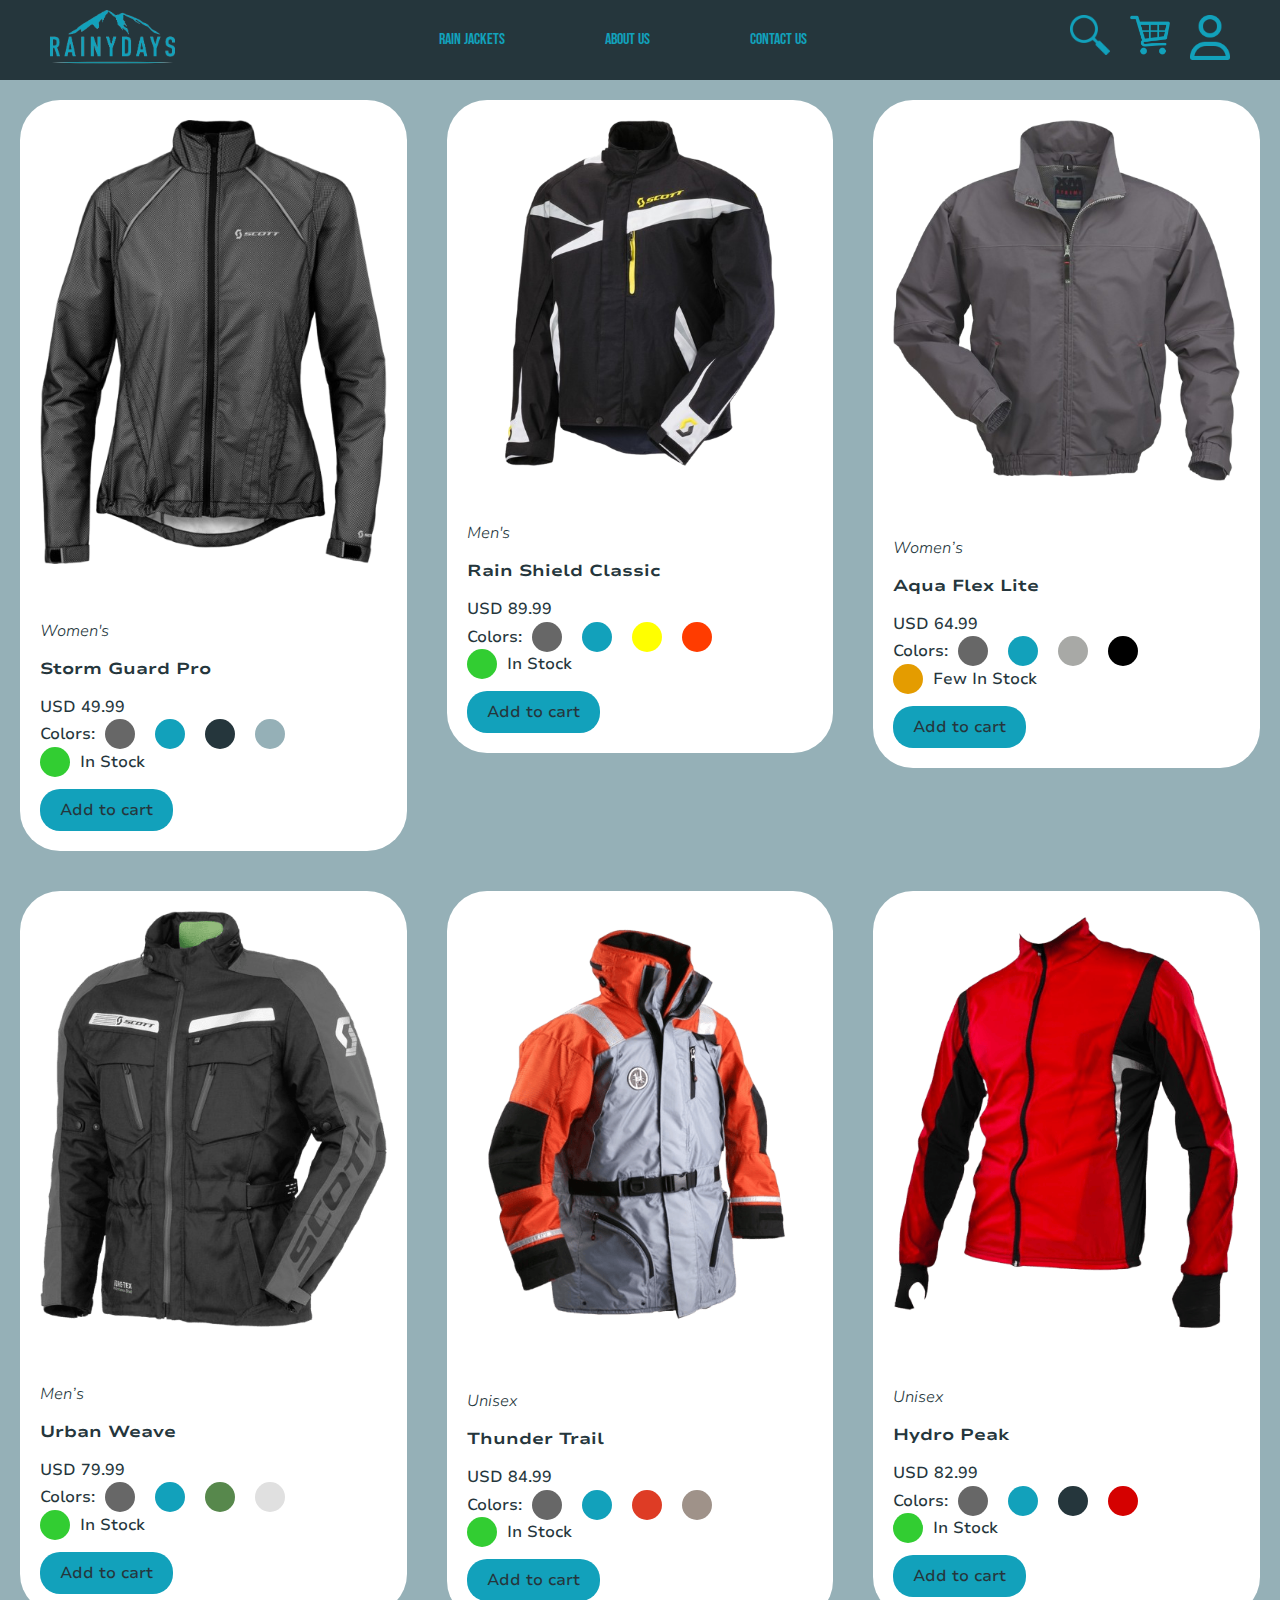
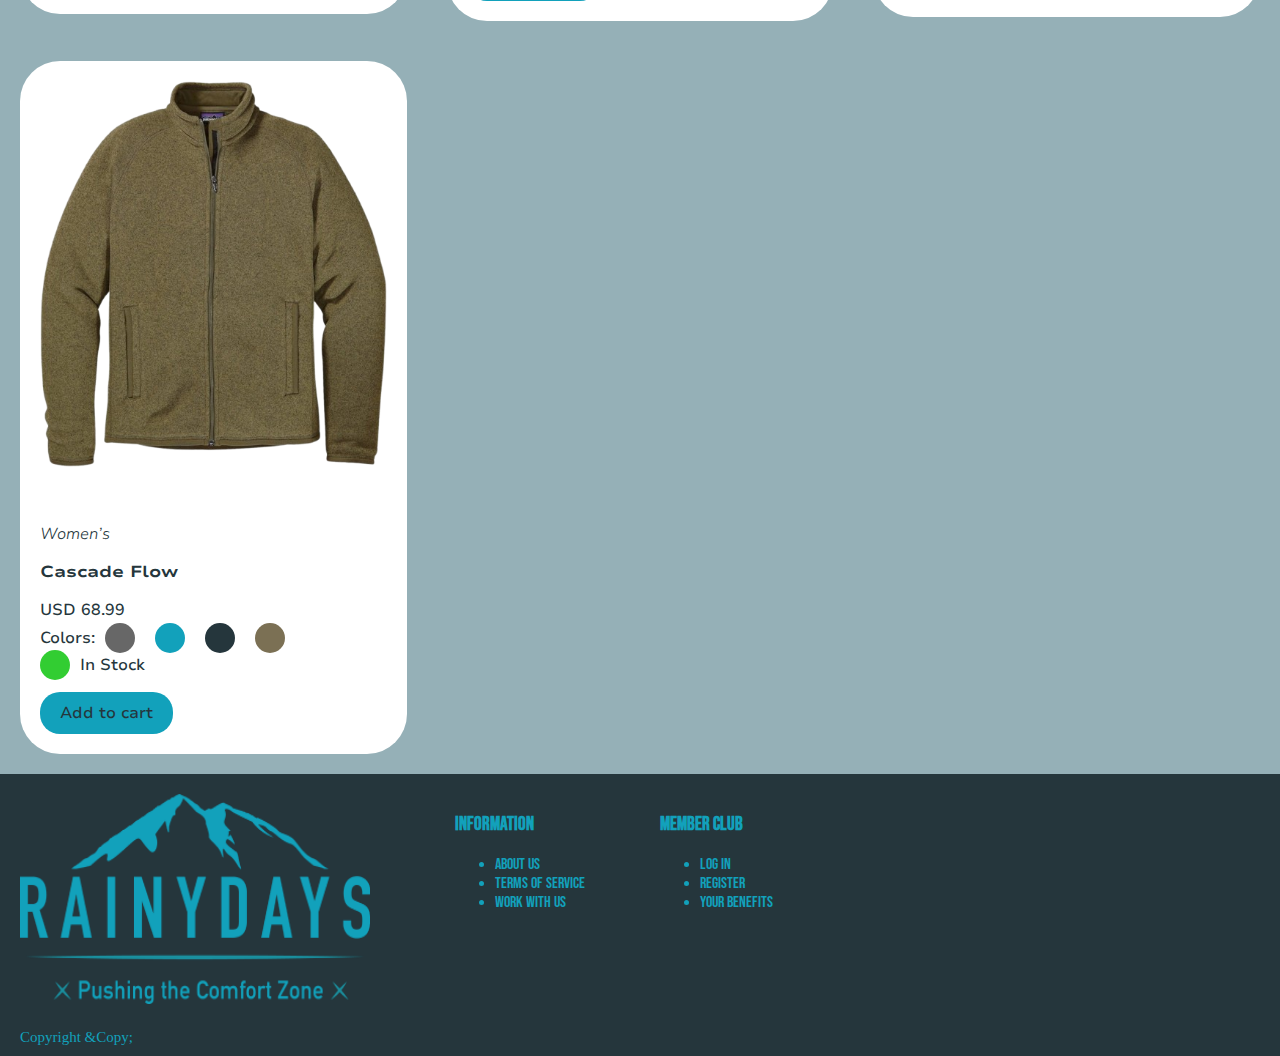
<file: products.html>
<!DOCTYPE html>
<html lang="en">

    <head>
        <meta charset="UTF-8">
        <link rel="icon" href="/assets/images/rainydays2.png" type="icon">
        <meta name="viewport" content="width=device-width, initial-scale=1.0">
        <meta name="description" content="This is a page featuring RainyDays products ">
        <meta name="keywords" content="rainydays, rainjackets, pushing the comfort zone, shop, HTML & CSS">
        <meta name="author" content="Henrik Leutscher">
        <title>Products | Rainydays</title>
        <link rel="stylesheet" href="../css/products/products.css">
        <link rel="stylesheet" href="/css/mediaqueries.css">
    </head>

    <body>
        <header>
            <a href="index.html">
                <img src="/assets/images/rainydays1.png" alt="RainyDays Logo Without Slogan" class="logo1">
            </a>
            <nav>
                <ul class="navbar">
                    <li><a href="products.html">Rain Jackets</a></li>
                    <li><a href="aboutus.html">About Us</a></li>
                    <li><a href="contactus.html">Contact Us</a></li>
                </ul>
            </nav>
            <div class="icons">
                <a href="#"><img src="/assets/icons/spyglass.png" alt="Search" class="icon"></a>
                <a href="checkout.html"><img src="/assets/icons/shopping.png" alt="Shopping Cart" class="icon"></a>
                <a href="login.html"><img src="/assets/icons/user.png" alt="Login Page" class="icon"></a>
            </div>
        </header>

        <main>
            <div class="mainpart">
                <a href="/stormguardpro.html">
                    <div class="jacket1">
                        <div class="productimage">
                            <img src="/assets/images/jacket1.png" alt="Image of a black and grey rain jacket" class="productimage"> 
                        </div>
                        <div>
                            <p class="genderclass">Women's</p>
                            <p class="productname">Storm Guard Pro</p>
                            <p class="productprice">USD 49.99</p>
                        </div>
                        <div class="colors-product">
                            <p>Colors:</p>
                            <span class="dotproduct1"></span>
                            <span class="dotproduct2"></span>
                            <span class="dotproduct3"></span>
                            <span class="dotproduct4"></span>
                        </div>
                        <div class="instockdotdiv">
                            <span class="dotinstock"></span>
                            <p class="instock">In Stock</p>
                        </div>
                        <div>
                            <button class="addtocart">Add to cart</button>
                        </div>
                    </div>
                </a>
                <a href="/rainshieldclassic.html">
                    <div class="jacket2">
                        <div class="productimage">
                            <img src="/assets/images/jacket2.png" alt="Image of a black, white and yellow rain jacket" class="productimage"> 
                        </div>
                        <div>
                            <p class="genderclass">Men's</p>
                            <p class="productname">Rain Shield Classic</p>
                            <p class="productprice">USD 89.99</p>
                        </div>
                        <div class="colors-product">
                            <p>Colors:</p>
                            <span class="dotproduct1"></span>
                            <span class="dotproduct2"></span>
                            <span class="dotproduct3"></span>
                            <span class="dotproduct4"></span>
                        </div>
                        <div class="instockdotdiv">
                            <span class="dotinstock"></span>
                            <p class="instock">In Stock</p>
                        </div>
                        <div>
                            <button class="addtocart">Add to cart</button>
                        </div>
                    </div>
                </a>
                <a href="/aquaflexlite.html">
                    <div class="jacket3">
                        <div class="productimage">
                            <img src="/assets/images/jacket3.png" alt="Image of a grey rain jacket" class="productimage"> 
                        </div>
                        <div>
                            <p class="genderclass">Women’s</p>
                            <p class="productname">Aqua Flex Lite</p>
                            <p class="productprice">USD 64.99</p>
                        </div>
                        <div class="colors-product">
                            <p>Colors:</p>
                            <span class="dotproduct1"></span>
                            <span class="dotproduct2"></span>
                            <span class="dotproduct3"></span>
                            <span class="dotproduct4"></span>
                        </div>
                        <div class="instockdotdiv">
                            <span class="dotinstock"></span>
                            <p class="instock">Few In Stock</p>
                        </div>
                        <div>
                            <button class="addtocart">Add to cart</button>
                        </div>
                    </div>
                </a>
                <a href="/urbanweave.html">
                    <div class="jacket4">
                        <div class="productimage">
                            <img src="/assets/images/jacket4.png" alt="Image of a black, white and grey rain jacket" class="productimage"> 
                        </div>
                        <div>
                            <p class="genderclass">Men’s</p>
                            <p class="productname">Urban Weave</p>
                            <p class="productprice">USD 79.99</p>
                        </div>
                        <div class="colors-product">
                            <p>Colors:</p>
                            <span class="dotproduct1"></span>
                            <span class="dotproduct2"></span>
                            <span class="dotproduct3"></span>
                            <span class="dotproduct4"></span>
                        </div>
                        <div class="instockdotdiv">
                            <span class="dotinstock"></span>
                            <p class="instock">In Stock</p>
                        </div>
                        <div>
                            <button class="addtocart">Add to cart</button>
                        </div>
                    </div>
                </a>
                <a href="/thundertrail.html">
                    <div class="jacket5">
                        <div class="productimage">
                            <img src="/assets/images/jacket5.png" alt="Image of a lightgrey, orange and black rain jacket" class="productimage"> 
                        </div>
                        <div>
                            <p class="genderclass">Unisex</p>
                            <p class="productname">Thunder Trail</p>
                            <p class="productprice">USD 84.99</p>
                        </div>
                        <div class="colors-product">
                            <p>Colors:</p>
                            <span class="dotproduct1"></span>
                            <span class="dotproduct2"></span>
                            <span class="dotproduct3"></span>
                            <span class="dotproduct4"></span>
                        </div>
                        <div class="instockdotdiv">
                            <span class="dotinstock"></span>
                            <p class="instock">In Stock</p>
                        </div>
                        <div>
                            <button class="addtocart">Add to cart</button>
                        </div>
                    </div>
                </a>
                <a href="/hydropeak.html">
                    <div class="jacket6">
                        <div class="productimage">
                            <img src="/assets/images/jacket6.png" alt="Image of a thick black and grey rain jacket" class="productimage"> 
                        </div>
                        <div>
                            <p class="genderclass">Unisex</p>
                            <p class="productname">Hydro Peak</p>
                            <p class="productprice">USD 82.99</p>
                        </div>
                        <div class="colors-product">
                            <p>Colors:</p>
                            <span class="dotproduct1"></span>
                            <span class="dotproduct2"></span>
                            <span class="dotproduct3"></span>
                            <span class="dotproduct4"></span>
                        </div>
                        <div class="instockdotdiv">
                            <span class="dotinstock"></span>
                            <p class="instock">In Stock</p>
                        </div>
                        <div>
                            <button class="addtocart">Add to cart</button>
                        </div>
                    </div>
                </a>
                <a href="/cascadeflow.html">
                    <div class="jacket7">
                        <div class="productimage">
                            <img src="/assets/images/jacket7.png" alt="Image of a military green rain jacket" class="productimage"> 
                        </div>
                        <div>
                            <p class="genderclass">Women’s</p>
                            <p class="productname">Cascade Flow</p>
                            <p class="productprice">USD 68.99</p>
                        </div>
                        <div class="colors-product">
                            <p>Colors:</p>
                            <span class="dotproduct1"></span>
                            <span class="dotproduct2"></span>
                            <span class="dotproduct3"></span>
                            <span class="dotproduct4"></span>
                        </div>
                        <div class="instockdotdiv">
                            <span class="dotinstock"></span>
                            <p class="instock">In Stock</p>
                        </div>
                        <div>
                            <button class="addtocart">Add to cart</button>
                        </div>
                    </div>
                </a>
            </div>

            <div class="ending">
                <img src="assets/images/rainydays2.png" alt="Rainydays Logo With Slogan" class="logo3">
                <div class="info-section">
                    <h3>Information</h3>
                    <ul>
                        <li><a href="aboutus.html">About Us</a></li>
                        <li><a>Terms of service</a></li>
                        <li><a href="contactus.html">Work with us</a></li>
                    </ul>
                </div>
                
                <div>
                    <h3>Member Club</h3>
                    <ul>
                        <li><a href="login.html">Log In</a></li>
                        <li><a href="login.html">Register</a></li>
                        <li><a>Your Benefits</a></li>
                    </ul>
                </div>
            </div>
        </main>
        <footer>Copyright &Copy;</footer>
    </body> 
</html>
</file>
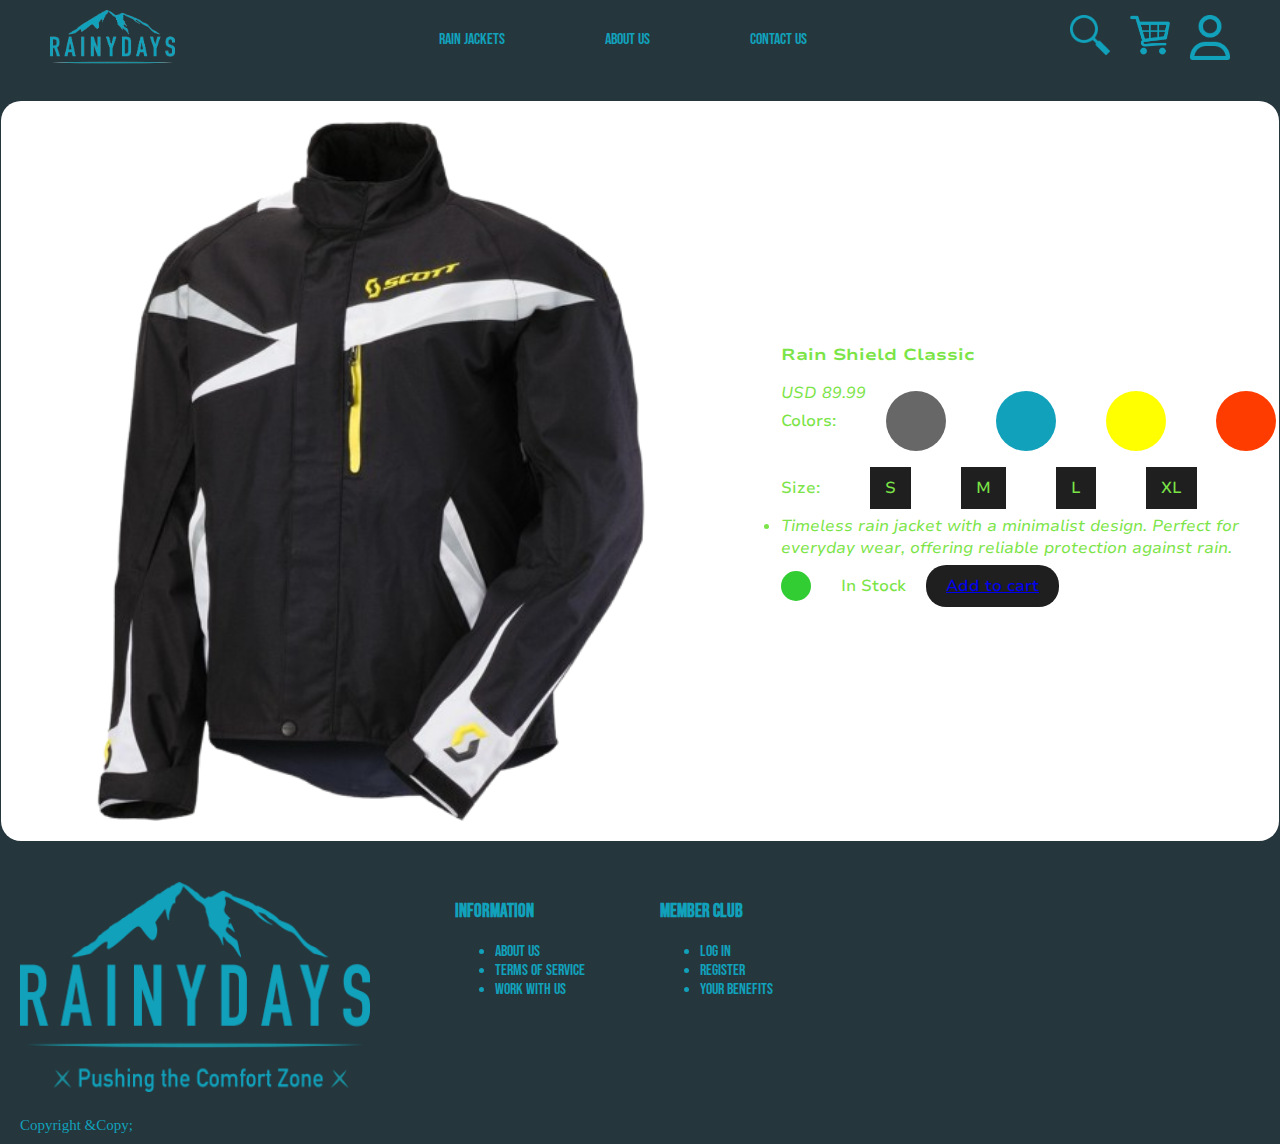
<file: rainshieldclassic.html>
<!DOCTYPE html>
<html lang="en">

    <head>
        <meta charset="UTF-8">
        <meta name="viewport" content="width=device-width, initial-scale=1.0">
        <meta name="description" content="This is the home page of RainyDays">
        <meta name="keywords" content="rainydays, rainjackets, pushing the comfort zone, shop, HTML & CSS">
        <meta name="author" content="Henrik Leutscher">
        <title>Rain Shield Classic | Rainydays</title>
        <link rel="stylesheet" href="./css/rainshieldclassic.css">
        <link rel="stylesheet" href="./css/mediaqueries.css">
    </head>
    <body>
        <header>
            <a href="index.html">
                <img src="assets/images/rainydays1.png" alt="RainyDays Logo Without Slogan" class="logo1">
            </a>
            <nav>
                <ul class="navbar">
                    <li><a href="products.html">Rain Jackets</a></li>
                    <li><a href="aboutus.html">About Us</a></li>
                    <li><a href="contactus.html">Contact Us</a></li>
                </ul>
            </nav>
            <div class="icons">
                <a href="#"><img src="./assets/icons/spyglass.png" alt="Search" class="icon"></a>
                <a href="checkout.html"><img src="./assets/icons/shopping.png" alt="Shopping Cart" class="icon"></a>
                <a href="login.html"><img src="./assets/icons/user.png" alt="Login Page" class="icon"></a>
            </div>
        </header>
        <main>
            <div class="mainpart">
                <div class="product">
                    <img src="./assets/images/jacket2.png" alt="Image of a black and grey rain jacket"> 
                    <div class="productcontent">
                        <div>
                            <p class="productname">Rain Shield Classic</p>
                            <p class="productprice">USD 89.99</p>
                        </div>
                        <div class="colors-product">
                            <p>Colors:</p>
                            <span class="dotproduct1"></span>
                            <span class="dotproduct2"></span>
                            <span class="dotproduct3"></span>
                            <span class="dotproduct4"></span>
                        </div>
                        <div class="sizes">
                            <p>Size:</p>
                            <span>S</span>
                            <span>M</span>
                            <span>L</span>
                            <span>XL</span>
                        </div>
                        <div class="productdescription">
                            <li>Timeless rain jacket with a minimalist design. Perfect for everyday wear, offering reliable protection against rain.</li>
                        </div>
                        <div class="instockdotdiv">
                            <span class="dotinstock"></span>
                            <p class="instock">In Stock</p>
                            <button class="addtocart"><a href="checkout.html">Add to cart</a></button>
                        </div>
                    </div>
                </div>
            </div>

            <div class="ending">
                <img src="assets/images/rainydays2.png" alt="Rainydays Logo With Slogan" class="logo3">
                <div class="info-section">
                    <h3>Information</h3>
                    <ul>
                        <li><a href="aboutus.html">About Us</a></li>
                        <li><a>Terms of service</a></li>
                        <li><a href="contactus.html">Work with us</a></li>
                    </ul>
                </div>
                
                <div>
                    <h3>Member Club</h3>
                    <ul>
                        <li><a href="login.html">Log In</a></li>
                        <li><a href="login.html">Register</a></li>
                        <li><a>Your Benefits</a></li>
                    </ul>
                </div>
            </div>
        </main>
        <footer>Copyright &Copy;</footer>
    </body> 
</html>
</file>
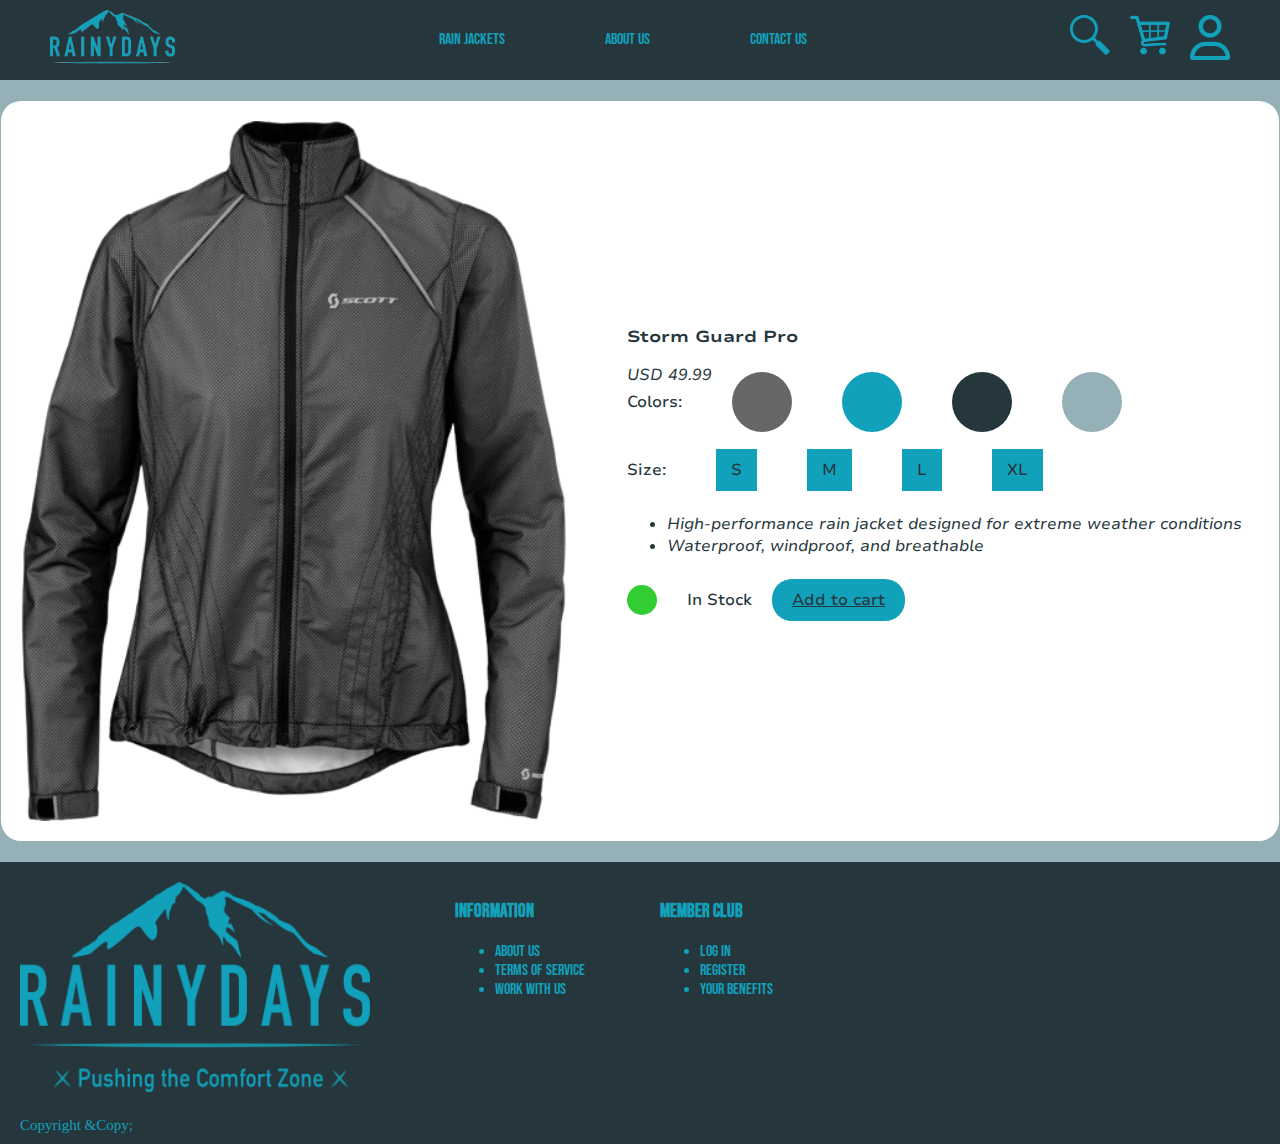
<file: stormguardpro.html>
<!DOCTYPE html>
<html lang="en">

    <head>
        <meta charset="UTF-8">
        <meta name="viewport" content="width=device-width, initial-scale=1.0">
        <meta name="description" content="This is the home page of RainyDays">
        <meta name="keywords" content="rainydays, rainjackets, pushing the comfort zone, shop, HTML & CSS">
        <meta name="author" content="Henrik Leutscher">
        <title>Rainydays</title>
        <link rel="stylesheet" href="./css/stormguardpro.css">
        <link rel="stylesheet" href="./css/mediaqueries.css">
    </head>

    <body>
        <header>
            <a href="index.html">
                <img src="assets/images/rainydays1.png" alt="RainyDays Logo Without Slogan" class="logo1">
            </a>
            <nav>
                <ul class="navbar">
                    <li><a href="products.html">Rain Jackets</a></li>
                    <li><a href="aboutus.html">About Us</a></li>
                    <li><a href="contactus.html">Contact Us</a></li>
                </ul>
            </nav>
            <div class="icons">
                <a href="#"><img src="./assets/icons/spyglass.png" alt="Search" class="icon"></a>
                <a href="checkout.html"><img src="./assets/icons/shopping.png" alt="Shopping Cart" class="icon"></a>
                <a href="login.html"><img src="./assets/icons/user.png" alt="Login Page" class="icon"></a>
            </div>
        </header>
        <main>
            <section class="mainpart">
                <div class="product">
                    <img src="./assets/images/jacket1.png" alt="Image of a black and grey rain jacket"> 
                    <div class="productcontent">
                        <div>
                            <h1 class="productname">Storm Guard Pro</h1>
                            <p class="productprice">USD 49.99</p>
                        </div>
                        <div class="colors-product">
                            <p>Colors:</p>
                            <span class="dotproduct1"></span>
                            <span class="dotproduct2"></span>
                            <span class="dotproduct3"></span>
                            <span class="dotproduct4"></span>
                        </div>
                        <div class="sizes">
                            <p>Size:</p>
                            <span>S</span>
                            <span>M</span>
                            <span>L</span>
                            <span>XL</span>
                        </div>
                        <ul class="productdescription">
                            <li>High-performance rain jacket designed for extreme weather conditions</li>
                            <li>Waterproof, windproof, and breathable</li>
                        </ul>
                        <div class="instockdotdiv">
                            <span class="dotinstock"></span>
                            <p class="instock">In Stock</p>
                            <a href="checkout.html" class="addtocart">Add to cart</a>
                        </div>
                    </div>
                </div>
            </section>

            <section class="ending">
                <img src="assets/images/rainydays2.png" alt="Rainydays Logo With Slogan" class="logo3">
                <div class="info-section">
                    <h3>Information</h3>
                    <ul>
                        <li><a href="aboutus.html">About Us</a></li>
                        <li><a>Terms of service</a></li>
                        <li><a href="contactus.html">Work with us</a></li>
                    </ul>
                </div>
                
                <div>
                    <h3>Member Club</h3>
                    <ul>
                        <li><a href="login.html">Log In</a></li>
                        <li><a href="login.html">Register</a></li>
                        <li><a>Your Benefits</a></li>
                    </ul>
                </div>
            </section>
        </main>
        <footer>Copyright &Copy;</footer>
    </body> 
</html>
</file>
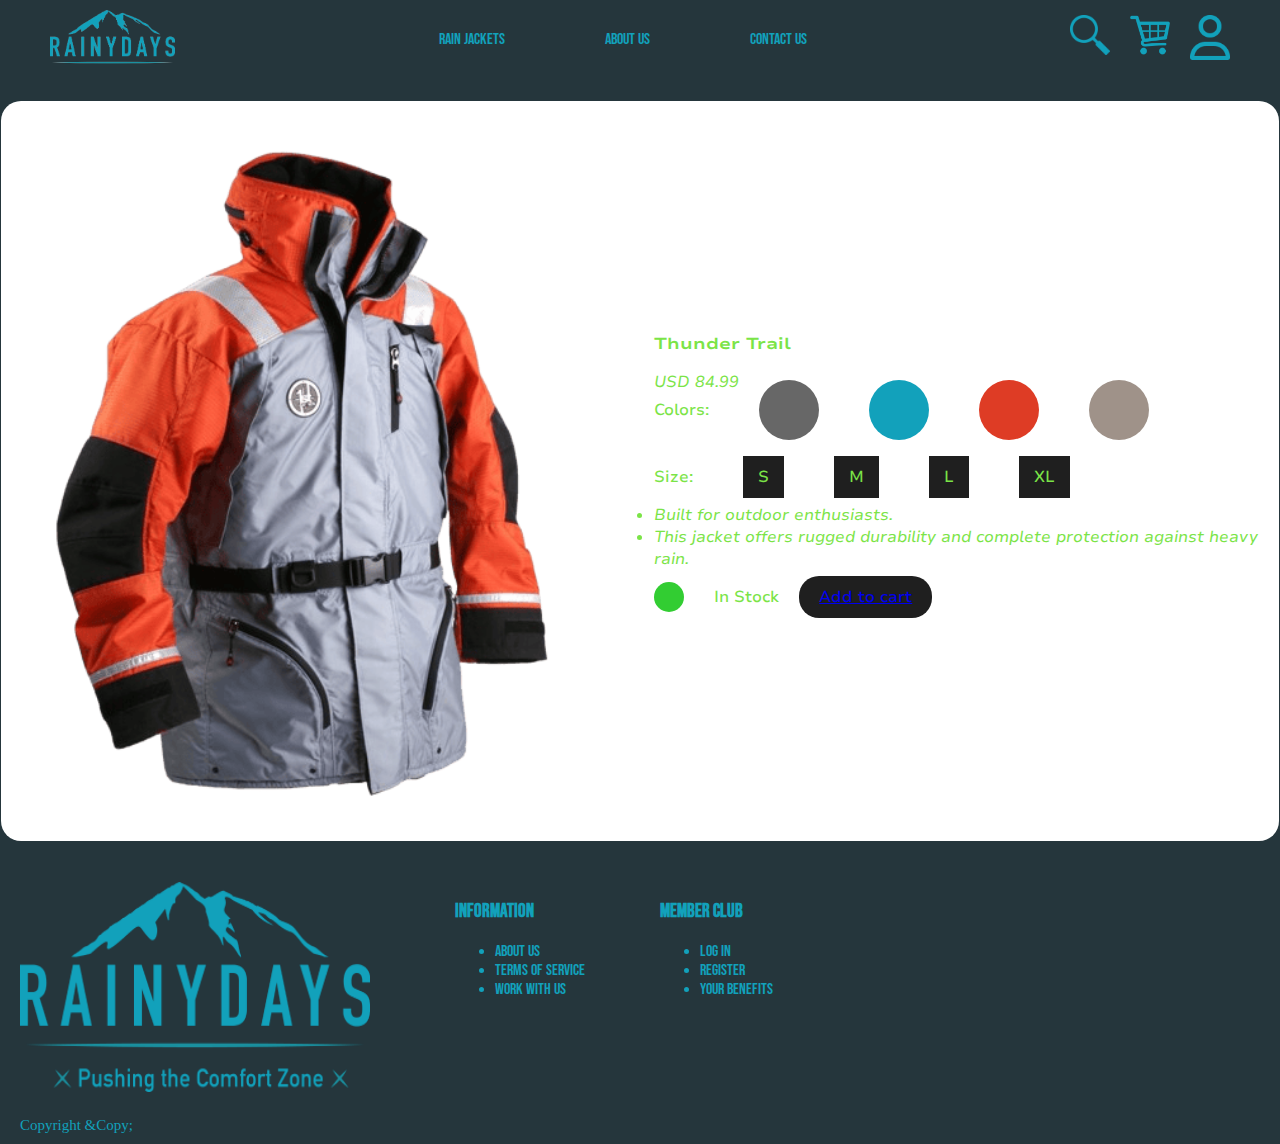
<file: thundertrail.html>
<!DOCTYPE html>
<html lang="en">

    <head>
        <meta charset="UTF-8">
        <meta name="viewport" content="width=device-width, initial-scale=1.0">
        <meta name="description" content="This is the home page of RainyDays">
        <meta name="keywords" content="rainydays, rainjackets, pushing the comfort zone, shop, HTML & CSS">
        <meta name="author" content="Henrik Leutscher">
        <title>Rainydays</title>
        <link rel="stylesheet" href="./css/thundertrail.css">
        <link rel="stylesheet" href="./css/mediaqueries.css">
    </head>

    <body>
        <header>
            <a href="index.html">
                <img src="./assets/images/rainydays1.png" alt="RainyDays Logo Without Slogan" class="logo1">
            </a>
            <nav>
                <ul class="navbar">
                    <li><a href="products.html">Rain Jackets</a></li>
                    <li><a href="aboutus.html">About Us</a></li>
                    <li><a href="contactus.html">Contact Us</a></li>
                </ul>
            </nav>
            <div class="icons">
                <a href="#"><img src="./assets/icons/spyglass.png" alt="Search" class="icon"></a>
                <a href="checkout.html"><img src="./assets/icons/shopping.png" alt="Shopping Cart" class="icon"></a>
                <a href="login.html"><img src="./assets/icons/user.png" alt="Login Page" class="icon"></a>
            </div>
        </header>
        <main>
            <div class="mainpart">
                <div class="product">
                    <img src="./assets/images/jacket5.png" alt="Image of a black and grey rain jacket"> 
                    <div class="productcontent">
                        <div>
                            <p class="productname">Thunder Trail</p>
                            <p class="productprice">USD 84.99</p>
                        </div>
                        <div class="colors-product">
                            <p>Colors:</p>
                            <span class="dotproduct1"></span>
                            <span class="dotproduct2"></span>
                            <span class="dotproduct3"></span>
                            <span class="dotproduct4"></span>
                        </div>
                        <div class="sizes">
                            <p>Size:</p>
                            <span>S</span>
                            <span>M</span>
                            <span>L</span>
                            <span>XL</span>
                        </div>
                        <div class="productdescription">
                            <li>Built for outdoor enthusiasts.</li>
                            <li>This jacket offers rugged durability and complete protection against heavy rain.</li>
                        </div>
                        <div class="instockdotdiv">
                            <span class="dotinstock"></span>
                            <p class="instock">In Stock</p>
                            <button class="addtocart"><a href="checkout.html">Add to cart</a></button>
                        </div>
                    </div>
                </div>
            </div>

            <div class="ending">
                <img src="./assets/images/rainydays2.png" alt="Rainydays Logo With Slogan" class="logo3">
                <div class="info-section">
                    <h3>Information</h3>
                    <ul>
                        <li><a href="aboutus.html">About Us</a></li>
                        <li><a>Terms of service</a></li>
                        <li><a href="contactus.html">Work with us</a></li>
                    </ul>
                </div>
                
                <div>
                    <h3>Member Club</h3>
                    <ul>
                        <li><a href="login.html">Log In</a></li>
                        <li><a href="login.html">Register</a></li>
                        <li><a>Your Benefits</a></li>
                    </ul>
                </div>
            </div>
        </main>
        <footer>Copyright &Copy;</footer>
    </body> 
</html>
</file>
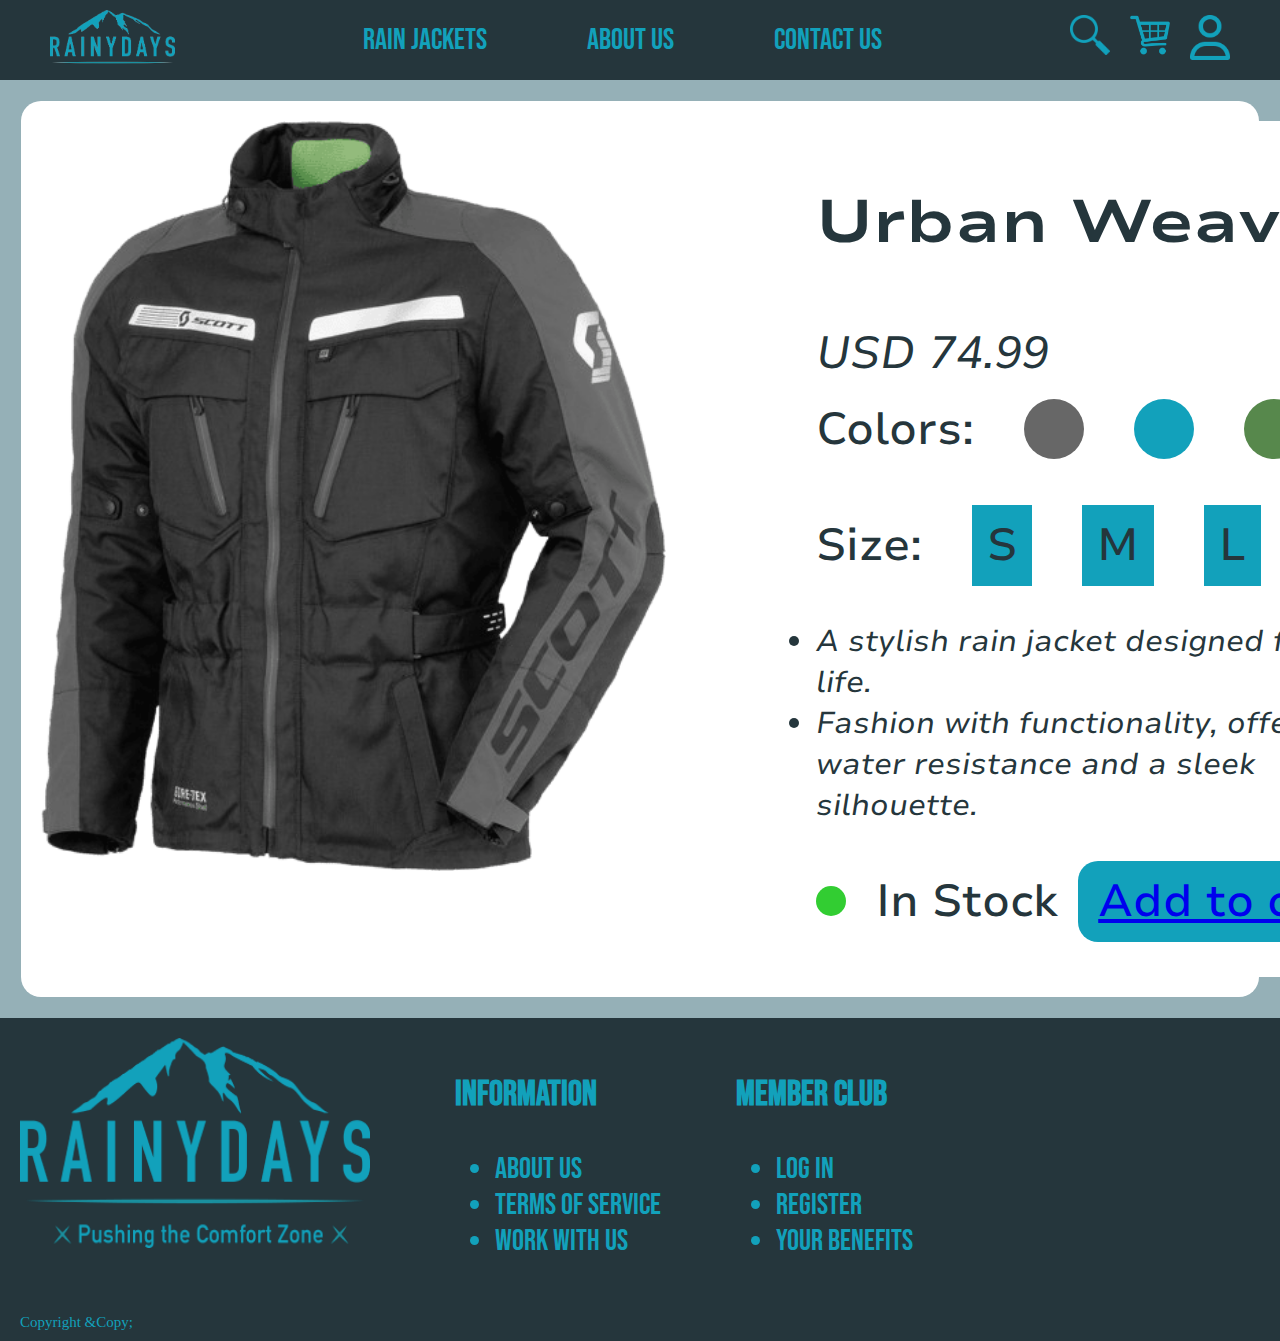
<file: urbanweave.html>
<!DOCTYPE html>
<html lang="en">

    <head>
        <meta charset="UTF-8">
        <meta name="viewport" content="width=device-width, initial-scale=1.0">
        <meta name="description" content="This is the home page of RainyDays">
        <meta name="keywords" content="rainydays, rainjackets, pushing the comfort zone, shop, HTML & CSS">
        <meta name="author" content="Henrik Leutscher">
        <title>Rainydays</title>
        <link rel="stylesheet" href="/css/urbanweave/styles.css">
        <link rel="stylesheet" href="/css/mediaqueries.css">
    </head>

    <body>
        <header>
            <a href="index.html">
                <img src="/assets/images/rainydays1.png" alt="RainyDays Logo Without Slogan" class="logo1">
            </a>
            <nav>
                <ul class="navbar">
                    <li><a href="products.html">Rain Jackets</a></li>
                    <li><a href="aboutus.html">About Us</a></li>
                    <li><a href="contactus.html">Contact Us</a></li>
                </ul>
            </nav>
            <div class="icons">
                <a href="#"><img src="/assets/icons/spyglass.png" alt="Search" class="icon"></a>
                <a href="checkout.html"><img src="/assets/icons/shopping.png" alt="Shopping Cart" class="icon"></a>
                <a href="login.html"><img src="/assets/icons/user.png" alt="Login Page" class="icon"></a>
            </div>
        </header>
        <main>
            <div class="mainpart">
                <div class="product">
                    <img src="/assets/images/jacket4.png" alt="Image of a black and grey rain jacket"> 
                    <div class="productcontent">
                        <div>
                            <p class="productname">Urban Weave</p>
                            <p class="productprice">USD 74.99</p>
                        </div>
                        <div class="colors-product">
                            <p>Colors:</p>
                            <span class="dotproduct1"></span>
                            <span class="dotproduct2"></span>
                            <span class="dotproduct3"></span>
                            <span class="dotproduct4"></span>
                        </div>
                        <div class="sizes">
                            <p>Size:</p>
                            <span>S</span>
                            <span>M</span>
                            <span>L</span>
                            <span>XL</span>
                        </div>
                        <div class="productdescription">
                            <li>A stylish rain jacket designed for city life.</li>
                            <li>Fashion with functionality, offering water resistance and a sleek silhouette.</li>
                        </div>
                        <div class="instockdotdiv">
                            <span class="dotinstock"></span>
                            <p class="instock">In Stock</p>
                            <button class="addtocart"><a href="checkout.html">Add to cart</a></button>
                        </div>
                    </div>
                </div>
            </div>

            <div class="ending">
                <img src="assets/images/Rainydays2.png" alt="Rainydays Logo With Slogan" class="logo3">
                <div class="info-section">
                    <h3>Information</h3>
                    <ul>
                        <li><a href="aboutus.html">About Us</a></li>
                        <li><a>Terms of service</a></li>
                        <li><a href="contactus.html">Work with us</a></li>
                    </ul>
                </div>
                
                <div>
                    <h3>Member Club</h3>
                    <ul>
                        <li><a href="login.html">Log In</a></li>
                        <li><a href="login.html">Register</a></li>
                        <li><a>Your Benefits</a></li>
                    </ul>
                </div>
            </div>
        </main>
        <footer>Copyright &Copy;</footer>
    </body> 
</html>
</file>
<file: css/aboutus.css>
@import url("../css/global.css");

@import url("../css/variables.css");

.mainpart {
  font-family: "Nunito Sans Regular", Verdana, Geneva, Tahoma, sans-serif;
  background-color: var(--background-color);
  background-size: cover;
  padding: 20px;
}

.mainpartcontent img {
  width: 800px;
  height: auto;
}

.mainpartcontent {
  background: white;
  color: var(--default-text-color);
  text-align: left;
  border-radius: 20px;
  padding: 20px;
  padding-left: 80px;
  padding-right: 80px;
}

.mainpartcontent h1 {
  font-family: "Bebas Neue Bold", Verdana, Geneva, Tahoma, sans-serif;
  font-size: var(--mainheaderfontsize);
}

.mainpartcontent p {
  font-family: "Nunito Sans Light", Verdana, Geneva, Tahoma, sans-serif;
  font-size: var(--mainfontsize);
}

@media (max-width: 950px) {
  .mainpart img {
    width: 310px;
  }
}

@media (max-width: 768px) {
  .mainpartcontent {
    padding: 20px;
  }
  .mainpart h1 {
    font-size: var(--phoneheadersize);
  }

  .mainpart p {
    font-size: var(--phonemainfontsize);
  }

  .mainpart img {
    width: 310px;
    height: auto;
  }
}
</file>
<file: css/mediaqueries.css>
/* Media Queries */

/* Global */

@media (max-width: 768px) {
  header {
      flex-direction: column;
      align-items: center;
      padding: 10px 20px;
  }

  .logo1 {
    width: 125px;
    height: auto;
  }
  nav {
      margin-top: 10px;
  }

  .navbar {
      flex-direction: row;
      gap: 50px; /* Reduce gap between nav items */
      font-size: 18px; /* Make the font smaller for mobile */
      padding-bottom: 20px;
  }

  .icons {
      gap: 10px; /* Reduce gap between icons */
  }

  .icons .icon {
      width: 30px; /* Make icons smaller */
  }

  .ending {
      flex-direction: column; /* Stack footer sections on mobile */
      font-size: 18px; /* Smaller font size */
      gap: 20px;
      padding-left: 40px;
  }

  .logo3 {
      width: 250px;
      height: auto;
  }

  .shopnow {
      font-size: 20px; 
      padding: 10px 20px;
  }
}


/* Individual Product Page Media Queries */
@media (max-width: 768px) {
    .product {
    width: 300px;
    display: flex;
    flex-direction: column;
    
    }
    
    .productcontent {
      border-radius: 20px;
      padding-left: 1px;
    }
  
    .addtocart,
    .productprice,
    .colors-product,
    .sizes,
    .sizes span,
    .sizeoutofstock,
    .instockdotdiv {
      font-size: 15px;
      gap: 15px;
    }
  
  
    .productcontent,
    .productdescription {
      font-size: 15px;
    }
  
  
    .productname {
      font-size: 30px;
    }
  
    .dotproduct1,
    .dotproduct2,
    .dotproduct3,
    .dotproduct4,
    .dotinstock {
      height: 30px;
      width: 30px;
      border-radius: 50%;
      cursor: pointer;
    }
  
    .product img {
      height: auto;
      width: auto;
    }
  }
</file>
<file: css/aquaflexlite/styles.css>
@import url(/css/global.css);
@import url(/css/_variables.css);

@font-face {
  font-family: "Bebas Neue Regular";
  src: url("../../assets/fonts/BebasNeueRegular.ttf") format("truetype");
}

@font-face {
  font-family: "Bebas Neue Regular";
  src: url("../../assets/fonts/BebasNeueRegular.ttf") format("truetype");
}

@font-face {
  font-family: "Nunito Sans Regular";
  src: url("../../assets/fonts/NunitoSansRegular.ttf") format("truetype");
}

@font-face {
  font-family: "Nunito Sans Bold";
  src: url("../../assets/fonts/NunitoSansBold.ttf") format("truetype");
}

@font-face {
  font-family: "Nunito Sans Italic";
  src: url("../../assets/fonts/NunitoSansItalic.ttf") format("truetype");
}

@font-face {
  font-family: "Nunito Sans Light Italic";
  src: url("../../assets/fonts/NunitoSansLightItalic.ttf") format("truetype");
}

@font-face {
  font-family: "Nunito Sans Medium";
  src: url("../../assets/fonts/NunitoSansMedium.ttf") format("truetype");
}

.mainpart {
  background-color: var(--background-color);
  background-size: cover;
  padding: 1px;
  color: var(--default-text-color);
}

/* Product Content Start */

.product {
  padding: 20px;
  background-color: white;
  border-radius: 20px;
  margin: 20px;
  display: flex;
}

.product img {
  height: 750px;
  width: auto;
}

.productcontent {
  font-size: 30px;
  background-color: white;
  border-radius: 20px;
  padding-left: 150px;
}

.addtocart {
  font-family: "Nunito Sans Medium", Verdana, Geneva, Tahoma, sans-serif;
  background-color: var(--color-secondary);
  color: var(--color-primary);
  border: none;
  padding: 10px 20px;
  font-size: 45px;
  border-radius: 20px;
  cursor: pointer;
  display: flex;
  align-items: center;
  justify-content: center;
}

.productname {
  font-family: "Nunito Sans Bold", Verdana, Geneva, Tahoma, sans-serif;
  font-size: 60px;
}
.productprice {
  font-family: "Nunito Sans Italic", Verdana, Geneva, Tahoma, sans-serif;
  font-size: 45px;
}

.colors-product {
  font-family: "Nunito Sans Medium", Verdana, Geneva, Tahoma, sans-serif;
  display: flex;
  align-items: center;
  gap: 50px;
  font-size: 45px;
  height: 1px;
}

.sizes {
  display: flex;
  align-items: center;
  gap: 50px;
  padding-top: 40px;
  font-size: 45px;
}

.sizes p {
  font-family: "Nunito Sans Medium", Verdana, Geneva, Tahoma, sans-serif;
}

.sizes span {
  font-family: "Nunito Sans Medium", Verdana, Geneva, Tahoma, sans-serif;
  background-color: var(--color-secondary);
  padding-top: 10px;
  padding-bottom: 10px;
  padding-left: 15px;
  padding-right: 15px;
  font-size: 45px;
}

.sizeoutofstock {
  font-family: "Nunito Sans Medium", Verdana, Geneva, Tahoma, sans-serif;
  background-color: lightgrey;
  padding-top: 10px;
  padding-bottom: 10px;
  padding-left: 15px;
  padding-right: 15px;
  font-size: 45px;
}

.dotproduct1,
.dotproduct2,
.dotproduct3,
.dotproduct4 {
  height: 60px;
  width: 60px;
  border-radius: 50%;
  display: inline-block;
  cursor: pointer;
}

.dotproduct1 {
  background-color: #676767;
}

.dotproduct2 {
  background-color: #12A1BB;
}

.dotproduct3 {
  background: #A8A9A6;
}

.dotproduct4 {
  background: #000000;
}

.instockdotdiv {
  font-family: "Nunito Sans Medium", Verdana, Geneva, Tahoma, sans-serif;
  display: flex;  
  align-items: center;
  gap: 20px;
  font-size: 45px;
}

.dotinstock {
  height: 30px;
  width: 30px;
  background: orange;
  border-radius: 100px;
  display: inline-block;
  margin-right: 10px;
}

.productdescription {
  font-family: "Nunito Sans Italic", Verdana, Geneva, Tahoma, sans-serif;
  font-size: 30px;
}
</file>
<file: css/cascadeflow.css>
@import url("../css/global.css");

@import url("../css/variables.css");

.mainpart {
  background-color: var(--background-color);
  background-size: cover;
  padding: 1px;
  color: var(--default-text-color);
}

/* Product Content Start */

.addtocart {
  font-family: "Nunito Sans Medium", Verdana, Geneva, Tahoma, sans-serif;
  background-color: var(--color-secondary);
  color: var(--default-text-color);
  border: none;
  padding: 10px 20px;
  font-size: var(--mainheaderfontsize);
  border-radius: 20px;
  cursor: pointer;
  display: flex;
  align-items: center;
  justify-content: center;
}

.productname {
  font-family: "Nunito Sans Bold", Verdana, Geneva, Tahoma, sans-serif;
  font-size: var(--productnameheader);
}
.productprice {
  font-family: "Nunito Sans Italic", Verdana, Geneva, Tahoma, sans-serif;
  font-size: var(--mainheaderfontsize);
}

.colors-product {
  font-family: "Nunito Sans Medium", Verdana, Geneva, Tahoma, sans-serif;
  display: flex;
  align-items: center;
  gap: 50px;
  font-size: var(--mainheaderfontsize);
  height: 1px;
}

.dotproduct1 {
  background: #676767;
}

.dotproduct2 {
  background: #12A1BB;
}

.dotproduct3 {
  background: #25363C;
}

.dotproduct4 {
  background: #7B7054;
}

.instockdotdiv {
  font-family: "Nunito Sans Medium", Verdana, Geneva, Tahoma, sans-serif;
  display: flex;
  align-items: center;
  gap: 20px;
  font-size: var(--mainheaderfontsize);
}

.dotinstock {
  height: 30px;
  width: 30px;
  background: limegreen;
  border-radius: 100px;
  display: inline-block;
  margin-right: 10px;
}

.productdescription {
  font-family: "Nunito Sans Italic", Verdana, Geneva, Tahoma, sans-serif;
  font-size: var(--mainfontsize);
}
</file>
<file: css/checkout/styles.css>
@font-face {
  font-family: "Bebas Neue Regular";
  src: url("../../assets/fonts/BebasNeueRegular.ttf") format("truetype");
}

@font-face {
  font-family: "Bebas Neue Regular";
  src: url("../../assets/fonts/BebasNeueRegular.ttf") format("truetype");
}

@font-face {
  font-family: "Nunito Sans Regular";
  src: url("../../assets/fonts/NunitoSansRegular.ttf") format("truetype");
}

@font-face {
  font-family: "Nunito Sans Bold";
  src: url("../../assets/fonts/NunitoSansBold.ttf") format("truetype");
}

@font-face {
  font-family: "Nunito Sans Italic";
  src: url("../../assets/fonts/NunitoSansItalic.ttf") format("truetype");
}

@font-face {
  font-family: "Nunito Sans Light Italic";
  src: url("../../assets/fonts/NunitoSansLightItalic.ttf") format("truetype");
}

@font-face {
  font-family: "Nunito Sans Medium";
  src: url("../../assets/fonts/NunitoSansMedium.ttf") format("truetype");
}

@font-face {
  font-family: "Nunito Sans Light";
  src: url("../../assets/fonts/NunitoSansLight.ttf") format("truetype");
}

html, body {
  margin: 0;
}

header {
  font-family: "Bebas Neue Regular", Verdana, Geneva, Tahoma, sans-serif;
  background-color: #25363C;
  display: flex;
  justify-content: space-between;
  align-items: center;
  padding: 10px 50px;
}

.logo1 {
  width: 125px;
  height: auto;
}

nav {
  flex-grow: 1;
  display: flex;
  justify-content: center; 
}

.navbar {
  list-style: none;
  display: flex;
  gap: 100px; 
  padding: 0;
  margin: 0;
  font-size: 30px;
}

.navbar li {
  display: inline;
}

.navbar a {
  color: #12A1BB; 
  text-decoration: none;
}

.navbar a:hover {
  text-decoration: underline;
}

.icons {
  display: flex;
  gap: 20px;
}

.icons .icon {
  width: 40px;
  height: auto;
}

.icons a {
  display: inline-block;
  vertical-align: middle;
}
  

.mainpart {
  background-color: #95B0B7;
  background-size: cover;
  padding: 20px;
}

.CheckoutNav,
.PaymentSectionVisa,
.PaymentSectionPaypal,
.CheckoutProduct {
  background-color: white;
  border-radius: 20px;
  margin-top: 20px;
}

.CheckoutNav,
.VisaHeader {
  font-family: "Bebas Neue Regular", Verdana, Geneva, Tahoma, sans-serif;
  display: flex;
  align-items: center;
  padding: 20px;
  font-size: 20px;
}

.CheckoutNav img,
.VisaHeader img {
  height: 80px;
  width: auto;
  cursor: pointer;
}

.CheckoutNav h1 {
  flex: 1;
  text-align: center;
}

.CheckoutProduct {
  padding: 25px;
}

.CheckoutProductInfo {
  display: flex;
  align-items: center;
  font-size: 20px;
}

.CheckoutProductInfo img {
  width: 200px;
  height: auto;
}

.CheckoutProductInfo h3,
.CheckoutProductInfo p {
  font-family: "Nunito Sans Light", Verdana, Geneva, Tahoma, sans-serif;
  padding-left: 50px;
}

.PaymentSectionVisa,
.PaymentSectionPaypal {
  padding: 20px;
}

.VisaHeader,
.PaypalHeader {
  font-family: "Nunito Sans Regular", Verdana, Geneva, Tahoma, sans-serif;
  font-size: 40px;
  display: flex;
  align-items: center;
  justify-content: space-between;
  margin-bottom: 10px;
}

.PaymentForm input {
  margin-right: 10px;
}

.VisaHeader img,
.PaypalHeader img {
  width: 60px;
  height: auto;
}

.PaymentForm {
  border: 1px solid black;
  border-radius: 10px;
  padding: 15px;
}

.PaymentForm label {
  display: block;
  font-size: 20px;
  margin-bottom: 5px;
}

.PaymentForm input {
  width: 200px;
  padding: 10px;
  margin-bottom: 15px;
  border-radius: 5px;
  border: 1px solid #CCC;
}

.Adress {
  font-size: 20px;
}


.PayNow {
  width: 100%;
  background-color: #12A1BB; 
  color: white;
  border: none;
  padding: 15px;
  border-radius: 10px;
  font-size: 30px;
  cursor: pointer;
  margin-top: 20px;
}



.ending {
  font-family: "Bebas Neue Regular", Verdana, Geneva, Tahoma, sans-serif;
  background: #25363C;
  color:#12A1BB;
  text-decoration: none;
  display: flex;
  gap: 75px;
  font-size: 30px;
  padding-top: 20px;
  flex-wrap: wrap;
  flex-direction: row;
}


.ending a {
  color: #12A1BB;
  text-decoration: none;
  margin: 0 auto;
}

.logo3 {
  padding-right: 10px;
  padding-left: 20px;
  width: 350px;
  height: 210px;
}

footer {
  padding-top: 25px;
  padding-bottom: 10px;
  padding-left: 20px;
  background: #25363C;
  color: #12A1BB;
  font-size: 15px;
}

@media (max-width: 768px) {
  .CheckoutNav,
  .VisaHeader,
  .PaypalHeader {
  font-size: 20px;
  }

  .CheckoutNav img,
  .VisaHeader img {
  height: 30px;
  width: auto;
  }

  .CheckoutProduct img {
    height: 100px;
    width: auto;
  }

  .CheckoutProductInfo h3,
  .CheckoutProductInfo p {
  font-family: "Nunito Sans Light", Verdana, Geneva, Tahoma, sans-serif;
  padding-left: 50px;
  font-size: 10px;
  }

  .VisaHeader img,
  .PaypalHeader img {
  width: 30px;
  height: auto;
  }

  .PaymentForm label,
  .PaymentForm input,
  .Adress {
    font-size: 15px;
  }
}
</file>
<file: css/confirmation.css>
@import url(/css/global.css);
@import url(/css/_variables.css);

.mainpart {
  font-family: "Nunito Sans Light", Verdana, Geneva, Tahoma, sans-serif;
  background-color: var(--background-color);
  background-size: cover;
  padding: 20px;
  text-align: center;
}

.mainpart h1,
.mainpart h2 {
  font-family: "Nunito Sans Bold", Verdana, Geneva, Tahoma, sans-serif;
  font-size: var(--mainheaderfontsize);
}

.mainpart li,
.mainpart p {
  font-size: var(--mainheaderfontsiz);
}

.ConfirmationContent {
  background-color: white;
  padding: 20px;
  border-radius: 20px;
}

.ConfirmationContent img {
  background-color: var(--color-secondary);
  height: 150px;
  width: auto;
  padding: 40px;
  margin-top: 20px;
  border-radius: 100%;
}

.ConfirmationButton Button {
  font-family: "Nunito Sans Regular", Verdana, Geneva, Tahoma, sans-serif;
  margin-top: 20px;
  background-color: var(--color-secondary);
  border: none;
  padding: 20px;
  padding-left: 40px;
  padding-right: 40px;
  font-size: var(--buttonfontsize);
  border-radius: 20px;
  cursor: pointer;
}
</file>
<file: css/contactus.css>
@import url("../css/global.css");

@import url("../css/_variables.css");

.mainpart {
  background-color: var(--background-color);
  color: var(--color-primary);
  background-size: cover;
  background-position: center;
  padding: 20px;
}

.mainpart h1 {
  font-family: "Bebas Neue Bold", Verdana, Geneva, Tahoma, sans-serif;
  font-size: var(--mainheaderfontsize);
}

.mainpart h3 {
  font-family: "Bebas Neue Bold", Verdana, Geneva, Tahoma, sans-serif;
  font-size: var(--mainfontsize);
}

.mainpart p {
  font-family: "Nunito Sans Light", Verdana, Geneva, Tahoma, sans-serif;
  font-size: var(--mainfontsize);
}

.SocialMediaIcons {
  font-family: "Nunito Sans Light", Verdana, Geneva, Tahoma, sans-serif;
  font-size: var(--mainfontsize);
  padding-bottom: 20px;
}

.SocialItem {
  display: flex;
  align-items: center;
}

.SocialIcon {
  width: 20px;
  height: 20px;
  margin-right: 8px;
}

.contactus {
  background-color: white;
  border-radius: 20px;
  padding: 20px;
  padding-left: 80px;
  padding-right: 80px;
}

.ContactUsForm form {
  font-family: "Nunito Sans Light", Verdana, Geneva, Tahoma, sans-serif;
  font-size: var(--mainfontsize);
}

.ContactUsForm button {
  font-family: "Nunito Sans Regular", Verdana, Geneva, Tahoma, sans-serif;
  background-color: var(--color-secondary);
  padding-left: 80px;
  padding-right: 80px;
  padding-bottom: 20px;
  padding-top: 20px;
  margin-top: 20px;
  border: none;
  font-size: var(--mainfontsize);
  border-radius: 20px;
}

input[type='text'],
input[type='name'],
input[type='email'],
input[type='number'] {
  padding: 10px;
  height: 20px;
  width: 200px;
  padding: 10px;
}

.form_input {
  display: block;
  font-family: "Nunito Sans Regular", Verdana, Geneva, Tahoma, sans-serif;
}

.styled-form input::placeholder {
  color: lightgrey;
}

@media (max-width: 768px) {
  .contactus {
    padding: 20px;
  }

  .mainpart p,
  .SocialMediaIcons {
    font-size: var(--buttonfontsize);
  }

  .ContactUsForm form{
    font-size: var(--buttonfontsize);
    padding-top: 10px;
  }

  .ContactUsForm button {
    font-size: var(--buttonfontsize);
    padding-left: 50px;
    padding-right: 50px;
    
    padding-bottom: 10px;
    padding-top: 10px;
    margin-top: 10px;
    font-size: var(--buttonfontsize);
    border-radius: 20px;
  }
}
</file>
<file: css/hydropeak.css>
@import url("../css/global.css");

@import url("../css/_variables.css");

.mainpart {
  background-color: var(--background-color);
  background-size: cover;
  padding: 1px;
  color: var(--color-primary);
}

/* Product Content Start */

.addtocart {
  font-family: "Nunito Sans Medium", Verdana, Geneva, Tahoma, sans-serif;
  background-color: var(--color-secondary);
  color: var(--color-primary);
  border: none;
  padding: 10px 20px;
  font-size: var(--mainheaderfontsize);
  border-radius: 20px;
  cursor: pointer;
  display: flex;
  align-items: center;
  justify-content: center;
}

.productname {
  font-family: "Nunito Sans Bold", Verdana, Geneva, Tahoma, sans-serif;
  font-size: var(--productnameheader);
}
.productprice {
  font-family: "Nunito Sans Italic", Verdana, Geneva, Tahoma, sans-serif;
  font-size: var(--mainheaderfontsize);
}

.colors-product {
  font-family: "Nunito Sans Medium", Verdana, Geneva, Tahoma, sans-serif;
  display: flex;
  align-items: center;
  gap: 50px;
  font-size: var(--mainheaderfontsize);
  height: 1px;
}

.sizes {
  display: flex;
  align-items: center;
  gap: 50px;
  padding-top: 40px;
  font-size: var(--mainheaderfontsize);
}

.sizes p {
  font-family: "Nunito Sans Medium", Verdana, Geneva, Tahoma, sans-serif;
}

.sizes span {
  font-family: "Nunito Sans Medium", Verdana, Geneva, Tahoma, sans-serif;
  background-color: var(--color-secondary);
  padding-top: 10px;
  padding-bottom: 10px;
  padding-left: 15px;
  padding-right: 15px;
  font-size: var(--mainheaderfontsize);
}

.dotproduct1,
.dotproduct2,
.dotproduct3,
.dotproduct4 {
  height: 60px;
  width: 60px;
  border-radius: 50%;
  display: inline-block;
  cursor: pointer;
}

.dotproduct1 {
  background: #676767;
}

.dotproduct2 {
  background: #12A1BB;
}

.dotproduct3 {
  background: #25363C;
}

.dotproduct4 {
  background: #D50100;
}

.instockdotdiv {
  font-family: "Nunito Sans Medium", Verdana, Geneva, Tahoma, sans-serif;
  display: flex;
  align-items: center;
  gap: 20px;
  font-size: var(--mainheaderfontsize);
}

.dotinstock {
  height: 30px;
  width: 30px;
  background: limegreen;
  border-radius: 100px;
  display: inline-block;
  margin-right: 10px;
}

.productdescription {
  font-family: "Nunito Sans Italic", Verdana, Geneva, Tahoma, sans-serif;
  font-size: var(--mainfontsize);
}
</file>
<file: css/login.css>
@import url("../css/global.css");

@import url("../css/variables.css");

.mainpart {
  background-color: var(--background-color);
  color: var(--color-primary);
  background-size: cover;
  padding: 20px;
  display: flex;
  justify-content: center;
  align-items: center;
}

.mainpart h1 {
  font-family: "Bebas Neue Bold", Verdana, Geneva, Tahoma, sans-serif;
  font-size: var(--mainheaderfontsize);
}

.mainpart h3 {
  font-family: "Bebas Neue Bold", Verdana, Geneva, Tahoma, sans-serif;
  font-size: var(--mainheaderfontsize);
}

.login {
  background-color: white;
  border-radius: 20px;
  padding: 20px;
  padding-left: 80px;
  padding-right: 80px;
}

.loginForm form {
  font-family: "Nunito Sans Light", Verdana, Geneva, Tahoma, sans-serif;
  font-size: var(--mainfontsize);
  display: grid;
  gap: 10px;
}

.loginForm button,
.registerForm Button {
  font-family: "Nunito Sans Regular", Verdana, Geneva, Tahoma, sans-serif;
  background-color: var(--color-secondary);
  padding-left: 80px;
  padding-right: 80px;

  padding-bottom: 10px;
  padding-top: 10px;
  margin-top: 10px;
  font-size: var(--mainfontsize);
  border-radius: 20px;
}

.registerForm form {
  font-family: "Nunito Sans Light", Verdana, Geneva, Tahoma, sans-serif;
  font-size: var(--mainfontsize);
  display: grid;
}

input[type='text'],
input[type='name'],
input[type='email'],
input[type='number'] {
  padding: 10px;
  height: 10px;
  width: 300px;
  padding: 10px;
}

.form_input {
  display: block;
  font-family: "Nunito Sans Regular", Verdana, Geneva, Tahoma, sans-serif;
}

.styled-form input::placeholder {
  color: lightgrey;
}

@media (max-width: 768px) {
  .login {
    padding-right: 20px;
    padding-left: 20px;
  }

  .loginForm h3 {
    font-size: var(--phoneheadersize);
  }

  .loginForm form,
  .registerForm h3 {
    font-size: var(--phonemainfontsize);
  }
}
</file>
<file: css/products/products.css>
@import url(/css/global.css);
@import url(/css/_variables.css);

.mainpart {
  background-color: var(--background-color);
  padding: 20px;
  font-size: var(--mainfontsize);
  display: grid;
  grid-template-columns: repeat(auto-fill, minmax(350px, 1fr));
  gap: 40px;
  justify-content: start;
}

.mainpart a {
  text-decoration: none;
  color: var(--color-primary);
}

.jacket1,
.jacket2,
.jacket3,
.jacket4,
.jacket5,
.jacket6,
.jacket7 {
  background: white;
  border-radius: 40px;
  padding: 20px;
  max-width: 100%;
  display: flex;
  flex-direction: column;
  justify-content: space-between;
}

.productimage img {
  width: 100%;
  height: auto;
  object-fit: cover; 
}

.genderclass {
  font-family: "Nunito Sans Light Italic", Verdana, Geneva, Tahoma, sans-serif;
  font-size: var(--mainfontsize);
}

.productname {
  font-family: "Nunito Sans Bold", Verdana, Geneva, Tahoma, sans-serif;
  font-size: var(--mainfontsize);
}
.productprice {
  font-family: "Nunito Sans Medium", Verdana, Geneva, Tahoma, sans-serif;
  font-size: var(--mainfontsize);
}

.productimage {
  display: flex;
  height: auto;
  margin-bottom: 20px;
  display: flex;
}

.colors-product {
  font-family: "Nunito Sans Medium", Verdana, Geneva, Tahoma, sans-serif;
  display: flex;
  align-items: center;
  gap: 10px;
  font-size: var(--mainfontsize);
  height: 1px;
}

.dotproduct1,
.dotproduct2,
.dotproduct3,
.dotproduct4,
.dotproduct5,
.dotproduct6,
.dotproduct7,
.dotinstock {
  height: 30px;
  width: 30px;
  border-radius: 20px;
  display: inline-block;
  margin-right: 10px;
  
}

.dotproduct1,
.dotproduct2,
.dotproduct3,
.dotproduct4 {
  height: 30px;
  width: 30px;
  border-radius: 20px;
  display: inline-block;
  cursor: pointer;
}

/* Jacket 1 */

.dotproduct1 {
  background: #676767;
}

.dotproduct2 {
  background: #12A1BB;
}

.dotproduct3 {
  background: #25363C;
}

.dotproduct4 {
  background: #95B0B7;
}

/* Jacket1 Ending */

.instockdotdiv,
.instockdotdiv2 {
  display: flex;
  align-items: center;
}

.dotinstock {
  background: limegreen;
}

/* Jacket 2 */

.jacket2 .dotproduct1 {
  background: #676767;
}

.jacket2 .dotproduct2 {
  background: #12A1BB;
}

.jacket2 .dotproduct3 {
  background: #FFFF00;
}

.jacket2 .dotproduct4 {
  background: #FF3C00;
}

.jacket2 .dotinstock {
  background: limegreen;
}

/* Jacket 2 End */

/* Jacket 3 */

.jacket3 .dotproduct1 {
  background: #676767;
}

.jacket3 .dotproduct2 {
  background: #12A1BB;
}

.jacket3 .dotproduct3 {
  background: #A8A9A6;
}

.jacket3 .dotproduct4 {
  background: #000000;
}

.jacket3 .dotinstock {
  background: #E49C00;
}

/* Jacket 3 End */

/* Jacket 4 */

.jacket4 .dotproduct1 {
  background: #676767;
}

.jacket4 .dotproduct2 {
  background: #12A1BB;
}

.jacket4 .dotproduct3 {
  background: #57884C;
}

.jacket4 .dotproduct4 {
  background: #E0E0E0;
}

.jacket4 .dotinstock {
  background: limegreen;
}

/* Jacket 4 End */

/* Jacket 5 */

.jacket5 .dotproduct1 {
  background: #676767;
}

.jacket5 .dotproduct2 {
  background: #12A1BB;
}

.jacket5 .dotproduct3 {
  background: #DE3C25;
}

.jacket5 .dotproduct4 {
  background: #9F9289;
}

.jacket5 .dotinstock {
  background: limegreen;
}

/* Jacket 5 End */

/* Jacket 6 */

.jacket6 .dotproduct1 {
  background: #676767;
}

.jacket6 .dotproduct2 {
  background: #12A1BB;
}

.jacket6 .dotproduct3 {
  background: #25363C;
}

.jacket6 .dotproduct4 {
  background: #D50100;
}

.jacket6 .dotinstock {
  background: limegreen;
}

/* Jacket6 End */

/* Jacket 7 */

.jacket7 .dotproduct1 {
  background: #676767;
}

.jacket7 .dotproduct2 {
  background: #12A1BB;
}

.jacket7 .dotproduct3 {
  background: #25363C;
}

.jacket7 .dotproduct4 {
  background: #7B7054;
}

.jacket7 .dotinstock {
  background: limegreen;
}

/* Jacket7 End */

.instock {
  font-family: "Nunito Sans Medium", Verdana, Geneva, Tahoma, sans-serif;
  display: inline-block;
}

.addtocart {
  font-family: "Nunito Sans Medium", Verdana, Geneva, Tahoma, sans-serif;
  background-color: var(--color-secondary);
  color: var(--color-primary);
  border: none;
  padding: 10px 20px;
  font-size: var(--buttonfontsize);
  border-radius: 20px;
  cursor: pointer;
  display: flex;
}

@media (max-width: 768px) {
  .mainpart {
    background-size: cover;
  }

  .jacket1,
  .jacket2,
  .jacket3,
  .jacket4,
  .jacket5,
  .jacket6,
  .jacket7 {
  width: 300px;
  gap: 10px;
  }
}
</file>
<file: css/rainshieldclassic.css>
@import url("../css/global.css");

@import url("../css/variables.css");

.mainpart {
  background-color: var(--background-color);
  background-size: cover;
  padding: 1px;
  color: var(--color-primary);
}

.addtocart {
  font-family: "Nunito Sans Medium", Verdana, Geneva, Tahoma, sans-serif;
  background-color: var(--color-secondary);
  color: var(--color-primary);
  border: none;
  padding: 10px 20px;
  font-size: var(--mainheaderfontsize);
  border-radius: 20px;
  cursor: pointer;
  display: flex;
  align-items: center;
  justify-content: center;
}

.productname {
  font-family: "Nunito Sans Bold", Verdana, Geneva, Tahoma, sans-serif;
  font-size: var(--productnameheader);
}
.productprice {
  font-family: "Nunito Sans Italic", Verdana, Geneva, Tahoma, sans-serif;
  font-size: var(--mainheaderfontsize);
}

.colors-product {
  font-family: "Nunito Sans Medium", Verdana, Geneva, Tahoma, sans-serif;
  display: flex;
  align-items: center;
  gap: 50px;
  font-size: var(--mainheaderfontsize);
  height: 1px;
}

.sizes {
  display: flex;
  align-items: center;
  gap: 50px;
  padding-top: 40px;
  font-size: var(--mainheaderfontsize);
}

.sizes p {
  font-family: "Nunito Sans Medium", Verdana, Geneva, Tahoma, sans-serif;
}

.sizes span {
  font-family: "Nunito Sans Medium", Verdana, Geneva, Tahoma, sans-serif;
  background-color: var(--color-secondary);
  padding-top: 10px;
  padding-bottom: 10px;
  padding-left: 15px;
  padding-right: 15px;
  font-size: var(--mainheaderfontsize);
}

.dotproduct1,
.dotproduct2,
.dotproduct3,
.dotproduct4 {
  height: 60px;
  width: 60px;
  border-radius: 50%;
  display: inline-block;
  cursor: pointer;
}

.dotproduct1 {
  background: #676767;
}

.dotproduct2 {
  background: #12A1BB;
}

.dotproduct3 {
  background: #FFFF00;
}

.dotproduct4 {
  background: #FF3C00;
}

.instockdotdiv {
  font-family: "Nunito Sans Medium", Verdana, Geneva, Tahoma, sans-serif;
  display: flex;
  align-items: center;
  gap: 20px;
  font-size: var(--mainheaderfontsize);
}

.dotinstock {
  height: 30px;
  width: 30px;
  background: limegreen;
  border-radius: 100px;
  display: inline-block;
  margin-right: 10px;
}

.productdescription {
  font-family: "Nunito Sans Italic", Verdana, Geneva, Tahoma, sans-serif;
  font-size: var(--mainfontsize);
}
</file>
<file: css/stormguardpro.css>
@import url("../css/global.css");

@import url("../css/_variables.css");

.mainpart {
  background-color: var(--background-color);
  background-size: cover;
  padding: 1px;
  color: var(--color-primary);
}

/* Product Content Start */

.addtocart {
  font-family: "Nunito Sans Medium", Verdana, Geneva, Tahoma, sans-serif;
  background-color: var(--color-secondary);
  color: var(--color-primary);
  border: none;
  padding: 10px 20px;
  font-size: var(--mainheaderfontsize);
  border-radius: 20px;
  cursor: pointer;
  display: flex;
  align-items: center;
}

.productname {
  font-family: "Nunito Sans Bold", Verdana, Geneva, Tahoma, sans-serif;
  font-size: var(--productnameheader);
}
.productprice {
  font-family: "Nunito Sans Italic", Verdana, Geneva, Tahoma, sans-serif;
  font-size: var(--mainheaderfontsize);
}

.colors-product {
  font-family: "Nunito Sans Medium", Verdana, Geneva, Tahoma, sans-serif;
  display: flex;
  align-items: center;
  gap: 50px;
  font-size: var(--mainheaderfontsize);
  height: 1px;
}

.sizes {
  display: flex;
  align-items: center;
  gap: 50px;
  padding-top: 40px;
  font-size: var(--mainheaderfontsize);
}

.sizes p {
  font-family: "Nunito Sans Medium", Verdana, Geneva, Tahoma, sans-serif;
}

.sizes span {
  font-family: "Nunito Sans Medium", Verdana, Geneva, Tahoma, sans-serif;
  background-color: var(--color-secondary);
  padding-top: 10px;
  padding-bottom: 10px;
  padding-left: 15px;
  padding-right: 15px;
  font-size: var(--mainheaderfontsize);
}

.dotproduct1,
.dotproduct2,
.dotproduct3,
.dotproduct4 {
  height: 60px;
  width: 60px;
  border-radius: 50%;
  display: inline-block;
  cursor: pointer;
}

.dotproduct1 {
  background: #676767;
}

.dotproduct2 {
  background: #12A1BB;
}

.dotproduct3 {
  background: #25363C;
}

.dotproduct4 {
  background: #95B0B7;
}

.instockdotdiv {
  font-family: "Nunito Sans Medium", Verdana, Geneva, Tahoma, sans-serif;
  display: flex;
  align-items: center;
  gap: 20px;
  font-size: var(--mainheaderfontsize);
}

.dotinstock {
  height: 30px;
  width: 30px;
  background: limegreen;
  border-radius: 100px;
  display: inline-block;
  margin-right: 10px;
}

.productdescription {
  font-family: "Nunito Sans Italic", Verdana, Geneva, Tahoma, sans-serif;
  font-size: var(--mainfontsize);
}
</file>
<file: css/thundertrail.css>
@import url("../css/global.css");

@import url("../css/variables.css");

.mainpart {
  background-color: var(--background-color);
  background-size: cover;
  padding: 1px;
  color: var(--color-primary);
}

/* Product Content Start */

.addtocart {
  font-family: "Nunito Sans Medium", Verdana, Geneva, Tahoma, sans-serif;
  background-color: var(--color-secondary);
  color: var(--color-primary);
  border: none;
  padding: 10px 20px;
  font-size: var(--mainheaderfontsize);
  border-radius: 20px;
  cursor: pointer;
  display: flex;
  align-items: center;
  justify-content: center;
}

.productname {
  font-family: "Nunito Sans Bold", Verdana, Geneva, Tahoma, sans-serif;
  font-size: var(--productnameheader);
}
.productprice {
  font-family: "Nunito Sans Italic", Verdana, Geneva, Tahoma, sans-serif;
  font-size: var(--mainheaderfontsize);
}

.colors-product {
  font-family: "Nunito Sans Medium", Verdana, Geneva, Tahoma, sans-serif;
  display: flex;
  align-items: center;
  gap: 50px;
  font-size: var(--mainheaderfontsize);
  height: 1px;
}

.sizes {
  display: flex;
  align-items: center;
  gap: 50px;
  padding-top: 40px;
  font-size: var(--mainheaderfontsize);
}

.sizes p {
  font-family: "Nunito Sans Medium", Verdana, Geneva, Tahoma, sans-serif;
}

.sizes span {
  font-family: "Nunito Sans Medium", Verdana, Geneva, Tahoma, sans-serif;
  background-color: var(--color-secondary);
  padding-top: 10px;
  padding-bottom: 10px;
  padding-left: 15px;
  padding-right: 15px;
  font-size: var(--mainheaderfontsize);
}

.dotproduct1,
.dotproduct2,
.dotproduct3,
.dotproduct4 {
  height: 60px;
  width: 60px;
  border-radius: 50%;
  display: inline-block;
  cursor: pointer;
}

.dotproduct1 {
  background: #676767;
}

.dotproduct2 {
  background: #12A1BB;
}

.dotproduct3 {
  background: #DE3C25;
}

.dotproduct4 {
  background: #9F9289;
}

.instockdotdiv {
  font-family: "Nunito Sans Medium", Verdana, Geneva, Tahoma, sans-serif;
  display: flex;
  align-items: center;
  gap: 20px;
  font-size: var(--mainheaderfontsize);
}

.dotinstock {
  height: 30px;
  width: 30px;
  background: limegreen;
  border-radius: 100px;
  display: inline-block;
  margin-right: 10px;
}

.productdescription {
  font-family: "Nunito Sans Italic", Verdana, Geneva, Tahoma, sans-serif;
  font-size: var(--mainfontsize);
}
</file>
<file: css/urbanweave/styles.css>
@font-face {
  font-family: "Bebas Neue Regular";
  src: url("../../assets/fonts/BebasNeueRegular.ttf") format("truetype");
}

@font-face {
  font-family: "Bebas Neue Regular";
  src: url("../../assets/fonts/BebasNeueRegular.ttf") format("truetype");
}

@font-face {
  font-family: "Nunito Sans Regular";
  src: url("../../assets/fonts/NunitoSansRegular.ttf") format("truetype");
}

@font-face {
  font-family: "Nunito Sans Bold";
  src: url("../../assets/fonts/NunitoSansBold.ttf") format("truetype");
}

@font-face {
  font-family: "Nunito Sans Italic";
  src: url("../../assets/fonts/NunitoSansItalic.ttf") format("truetype");
}

@font-face {
  font-family: "Nunito Sans Light Italic";
  src: url("../../assets/fonts/NunitoSansLightItalic.ttf") format("truetype");
}

@font-face {
  font-family: "Nunito Sans Medium";
  src: url("../../assets/fonts/NunitoSansMedium.ttf") format("truetype");
}

html, body {
  margin: 0;
}

header {
  font-family: "Bebas Neue Regular", Verdana, Geneva, Tahoma, sans-serif;
  background-color: #25363C;
  display: flex;
  justify-content: space-between;
  align-items: center;
  padding: 10px 50px;
}

.logo1 {
  width: 125px;
  height: auto;
}

nav {
  flex-grow: 1;
  display: flex;
  justify-content: center; 
}

.navbar {
  list-style: none;
  display: flex;
  gap: 100px; 
  padding: 0;
  margin: 0;
  font-size: 30px;
}

.navbar li {
  display: inline;
}

.navbar a {
  color: #12A1BB; 
  text-decoration: none;
}

.navbar a:hover {
  text-decoration: underline;
}

.icons {
  display: flex;
  gap: 20px;
}

.icons .icon {
  width: 40px;
  height: auto;
}

.icons a {
  display: inline-block;
  vertical-align: middle;
}

.mainpart {
  background-color: #95B0B7;
  background-size: cover;
  padding: 1px;
  color: #25363C;
}

/* Product Content Start */

.product {
  padding: 20px;
  background-color: white;
  border-radius: 20px;
  margin: 20px;
  display: flex;
}

.product img {
  height: 750px;
  width: auto;
}

.productcontent {
  font-size: 30px;
  background-color: white;
  border-radius: 20px;
  padding-left: 150px;
}

.addtocart {
  font-family: "Nunito Sans Medium", Verdana, Geneva, Tahoma, sans-serif;
  background-color: #12A1BB;
  color: #25363C;
  border: none;
  padding: 10px 20px;
  font-size: 1em;
  border-radius: 20px;
  cursor: pointer;
  display: flex;
  align-items: center;
  justify-content: center;
}

.productname {
  font-family: "Nunito Sans Bold", Verdana, Geneva, Tahoma, sans-serif;
  font-size: 60px;
}
.productprice {
  font-family: "Nunito Sans Italic", Verdana, Geneva, Tahoma, sans-serif;
  font-size: 45px;
}

.colors-product {
  font-family: "Nunito Sans Medium", Verdana, Geneva, Tahoma, sans-serif;
  display: flex;
  align-items: center;
  gap: 50px;
  font-size: 45px;
  height: 1px;
}

.sizes {
  display: flex;
  align-items: center;
  gap: 50px;
  padding-top: 40px;
  font-size: 45px;
}

.sizes p {
  font-family: "Nunito Sans Medium", Verdana, Geneva, Tahoma, sans-serif;
}

.sizes span {
  font-family: "Nunito Sans Medium", Verdana, Geneva, Tahoma, sans-serif;
  background-color: #12A1BB;
  padding-top: 10px;
  padding-bottom: 10px;
  padding-left: 15px;
  padding-right: 15px;
  font-size: 45px;
}

.dotproduct1 {
  height: 60px;
  width: 60px;
  background: #676767;
  border-radius: 100px;
  display: inline-block;
  cursor: pointer;
}

.dotproduct2 {
  height: 60px;
  width: 60px;
  background: #12A1BB;
  border-radius: 100px;
  display: inline-block;
  cursor: pointer;
}

.dotproduct3 {
  height: 60px;
  width: 60px;
  background: #57884C;
  border-radius: 100px;
  display: inline-block;
  cursor: pointer;
}

.dotproduct4 {
  height: 60px;
  width: 60px;
  background: #E0E0E0;
  border-radius: 100px;
  display: inline-block;
  cursor: pointer;
}

.instockdotdiv {
  font-family: "Nunito Sans Medium", Verdana, Geneva, Tahoma, sans-serif;
  display: flex;
  align-items: center;
  gap: 20px;
  font-size: 45px;
}

.dotinstock {
  height: 30px;
  width: 30px;
  background: limegreen;
  border-radius: 100px;
  display: inline-block;
  margin-right: 10px;
}

.productdescription {
  font-family: "Nunito Sans Italic", Verdana, Geneva, Tahoma, sans-serif;
  font-size: 30px;
}

/* Product Content End */

.ending {
  font-family: "Bebas Neue Regular", Verdana, Geneva, Tahoma, sans-serif;
  background: #25363C;
  color:#12A1BB;
  text-decoration: none;
  display: flex;
  gap: 75px;
  font-size: 30px;
  padding-top: 20px;
  flex-wrap: wrap;
  flex-direction: row;
}


.ending a {
  color: #12A1BB;
  text-decoration: none;
  margin: 0 auto;
  flex: 1;
}

.logo3 {
  padding-right: 10px;
  padding-left: 20px;
  width: 350px;
  height: 210px;
}

footer {
  padding-top: 25px;
  padding-bottom: 10px;
  padding-left: 20px;
  background: #25363C;
  color: #12A1BB;
  font-size: 15px;
}
</file>
<file: css/styles.css>
/* Use import to split up your CSS into manageable chunks */
@import url("./reset.css");
/* Files that are only needed to be imported are called partials */
/* These are marked with an underscore: */
@import url("./variables.css");
/* Feel free to add as many of these imports as you need */

body {
  color: var(--color-primary);
  background-color: var(--color-secondary);
}

.centered {
  display: flex;
  justify-content: center;
  align-items: center;
  justify-content: center;
  text-align: center;
}
</file>
